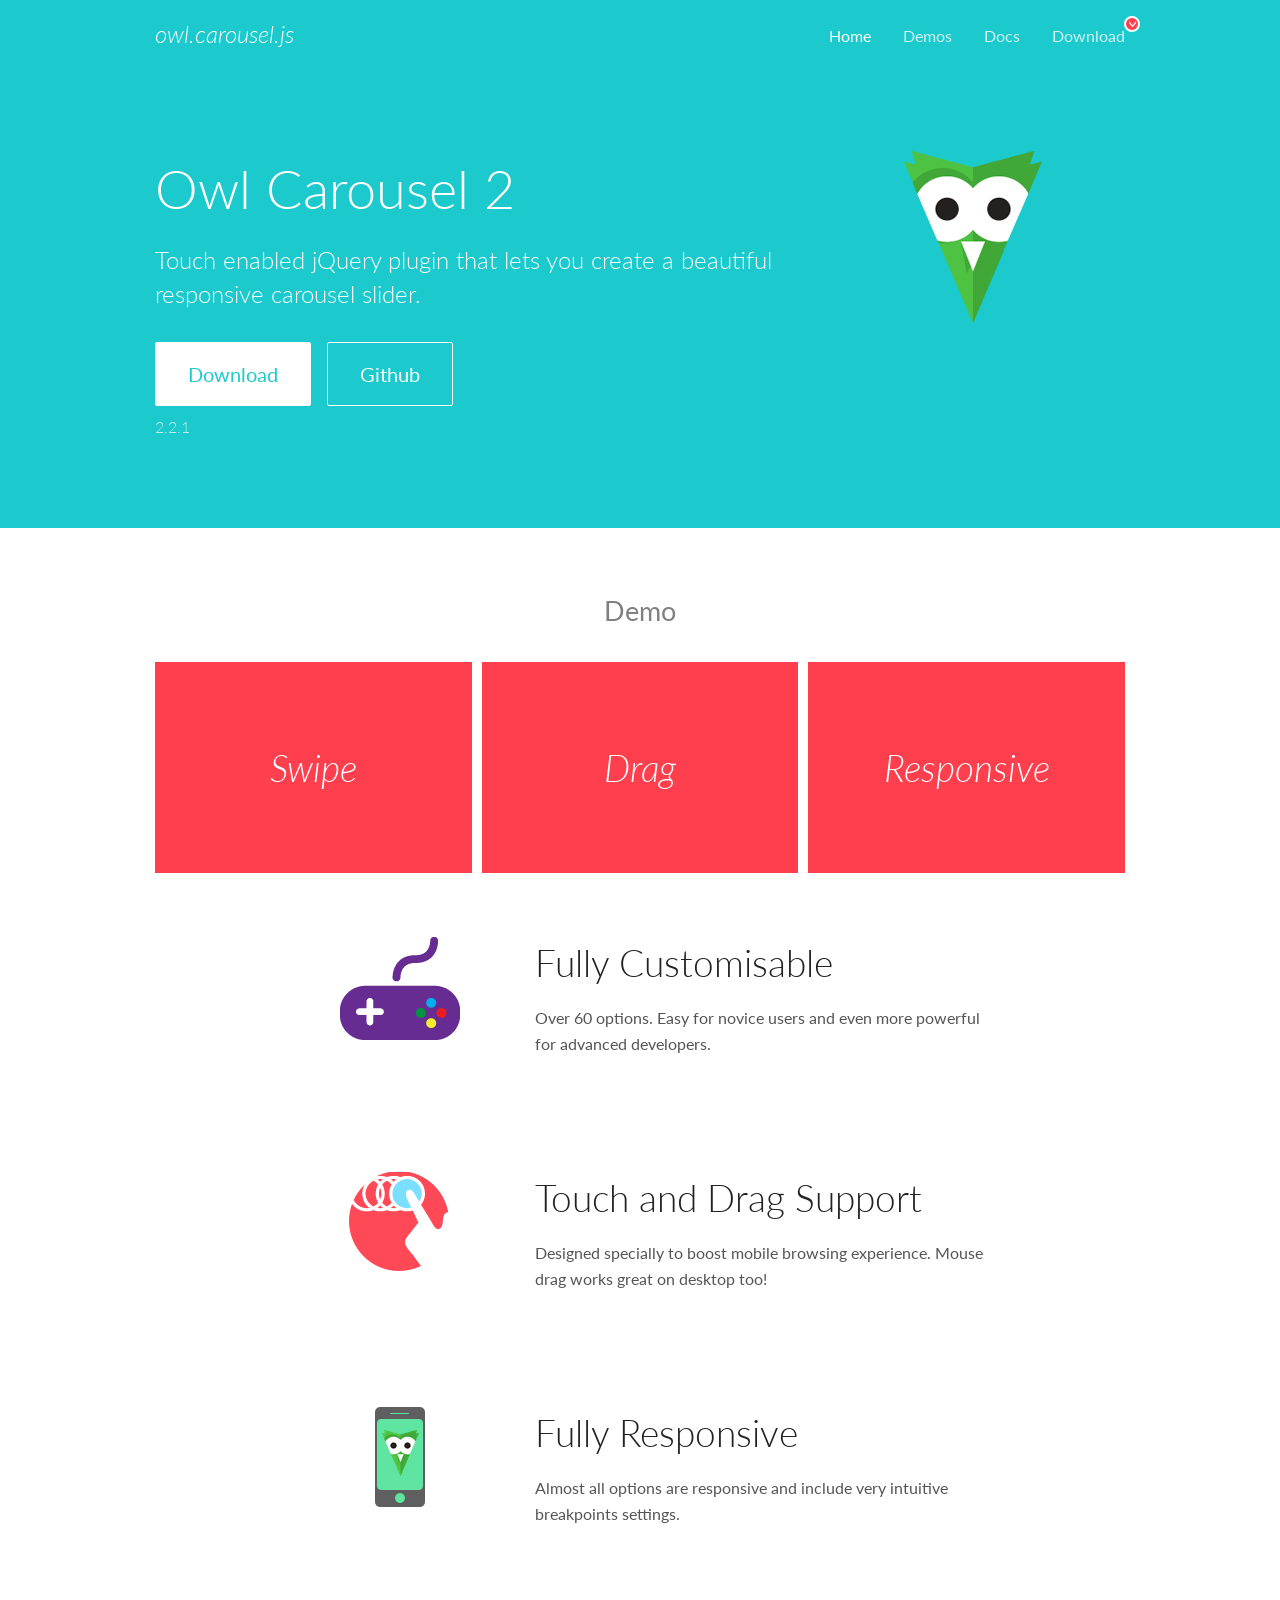
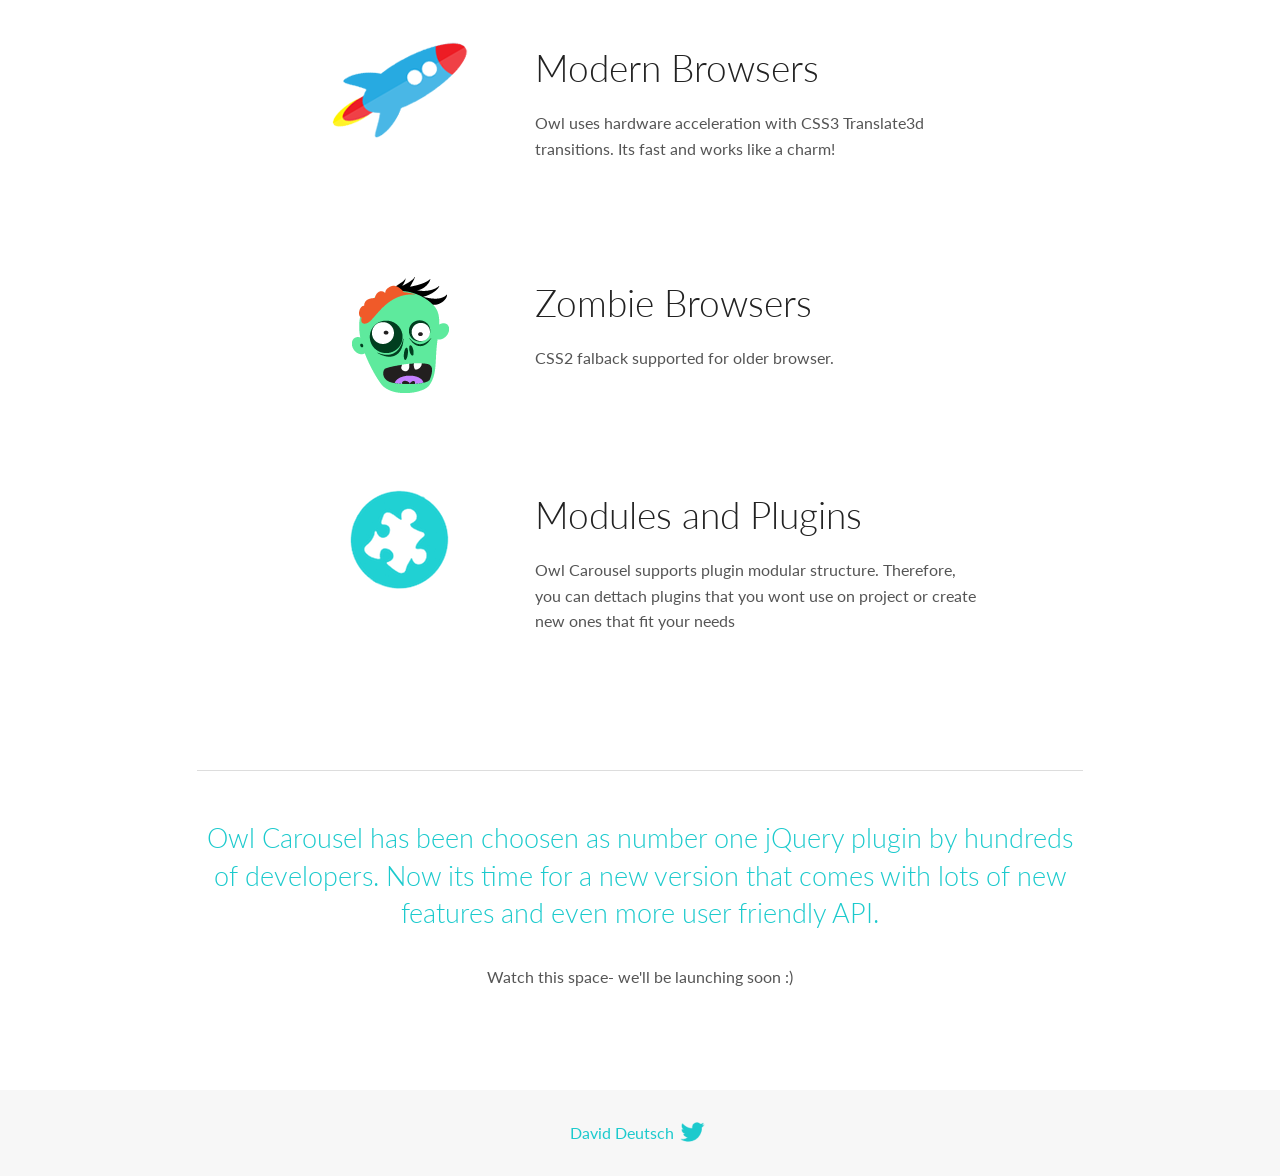
<file: OwlCarousel2-2.2.1/docs/index.html>
<!DOCTYPE html>
<html lang="en">
  <head>

    <!-- head -->
    <meta charset="utf-8">
    <meta name="msapplication-tap-highlight" content="no" />
    <meta name="viewport" content="width=device-width, initial-scale=1.0" />
    <meta name="description" content="Touch enabled jQuery plugin that lets you create beautiful responsive carousel slider.">
    <meta name="author" content="David Deutsch">
    <title>
      Home | Owl Carousel | 2.2.1
    </title>

    <!-- Stylesheets -->
    <link href='https://fonts.googleapis.com/css?family=Lato:300,400,700,400italic,300italic' rel='stylesheet' type='text/css'>
    <link rel="stylesheet" href="assets/css/docs.theme.min.css">

    <!-- Owl Stylesheets -->
    <link rel="stylesheet" href="assets/owlcarousel/assets/owl.carousel.min.css">
    <link rel="stylesheet" href="assets/owlcarousel/assets/owl.theme.default.min.css">

    <!-- HTML5 shim and Respond.js IE8 support of HTML5 elements and media queries -->

    <!--[if lt IE 9]>
      <script src="https://oss.maxcdn.com/libs/html5shiv/3.7.0/html5shiv.js"></script>
      <script src="https://oss.maxcdn.com/libs/respond.js/1.3.0/respond.min.js"></script>
    <![endif]-->

    <!-- Favicons -->
    <link rel="apple-touch-icon-precomposed" sizes="144x144" href="assets/ico/apple-touch-icon-144-precomposed.png">
    <link rel="shortcut icon" href="assets/ico/favicon.png">
    <link rel="shortcut icon" href="favicon.ico">

    <!-- Yeah i know js should not be in header. Its required for demos.-->

    <!-- javascript -->
    <script src="assets/vendors/jquery.min.js"></script>
    <script src="assets/owlcarousel/owl.carousel.js"></script>
  </head>
  <body>

    <!-- header -->
    <header class="header">
      <div class="row">
        <div class="large-12 columns">
          <div class="brand left">
            <h3>
              <a href="/OwlCarousel2/">owl.carousel.js</a> 
            </h3>
          </div>
          <a id="toggle-nav" class="right">
            <span></span> <span></span> <span></span> 
          </a> 
          <div class="nav-bar">
            <ul class="clearfix">
              <li class="active">
                <a href="/OwlCarousel2/index.html">Home</a> 
              </li>
              <li> <a href="/OwlCarousel2/demos/demos.html">Demos</a>  </li>
              <li> <a href="/OwlCarousel2/docs/started-welcome.html">Docs</a>  </li>
              <li>
                <a href="https://github.com/OwlCarousel2/OwlCarousel2/archive/2.2.1.zip">Download</a> 
                <span class="download"></span> 
              </li>
            </ul>
          </div>
        </div>
      </div>
    </header>

    <!-- home panel -->
    <section id="hero">
      <div class="row">
        <div class="large-8 medium-8 columns">
          <h1>Owl Carousel 2</h1>
          <h4>Touch enabled jQuery plugin that lets you create a beautiful responsive carousel slider.</h4>
          <a href="https://github.com/OwlCarousel2/OwlCarousel2/archive/2.2.1.zip" class="hero-button">Download</a> 
          <a href="https://github.com/OwlCarousel2/OwlCarousel2" class="hero-button outline">Github</a> 
          <p>2.2.1</p>
        </div>
        <div class="large-4 medium-4 columns">
          <img class="owl-logo" src="assets/img/owl-logo.png" alt="mr. Owl">
        </div>
      </div>
    </section>

    <!-- body -->
    <div class="home-demo">
      <div class="row">
        <div class="large-12 columns">
          <h3>Demo</h3>
          <div class="owl-carousel">
            <div class="item">
              <h2>Swipe</h2>
            </div>
            <div class="item">
              <h2>Drag</h2>
            </div>
            <div class="item">
              <h2>Responsive</h2>
            </div>
            <div class="item">
              <h2>CSS3</h2>
            </div>
            <div class="item">
              <h2>Fast</h2>
            </div>
            <div class="item">
              <h2>Easy</h2>
            </div>
            <div class="item">
              <h2>Free</h2>
            </div>
            <div class="item">
              <h2>Upgradable</h2>
            </div>
            <div class="item">
              <h2>Tons of options</h2>
            </div>
            <div class="item">
              <h2>Infinity</h2>
            </div>
            <div class="item">
              <h2>Auto Width</h2>
            </div>
          </div>
        </div>
      </div>
    </div>
    <script>
      var owl = $('.owl-carousel');
      owl.owlCarousel({
        margin: 10,
        loop: true,
        responsive: {
          0: {
            items: 1
          },
          600: {
            items: 2
          },
          1000: {
            items: 3
          }
        }
      })
    </script>

    <!-- features -->
    <div id="features">
      <div class="row">
        <div class="small-12 medium-9 small-centered columns">
          <section class="row feature">
            <div class="medium-4 small-12 columns">
              <img src="assets/img/feature-options.png" alt="">
            </div>
            <div class="medium-8 small-12 columns">
              <h2>Fully Customisable</h2>
              <p>Over 60 options. Easy for novice users and even more powerful for advanced developers.</p>
            </div>
          </section>
          <section class="row feature">
            <div class="medium-4 small-12 columns">
              <img src="assets/img/feature-drag.png" alt="">
            </div>
            <div class="medium-8 small-12 columns">
              <h2>Touch and Drag Support</h2>
              <p>Designed specially to boost mobile browsing experience. Mouse drag works great on desktop too!</p>
            </div>
          </section>
          <section class="row feature">
            <div class="medium-4 small-12 columns">
              <img src="assets/img/feature-responsive.png" alt="">
            </div>
            <div class="medium-8 small-12 columns">
              <h2>Fully Responsive</h2>
              <p>Almost all options are responsive and include very intuitive breakpoints settings.</p>
            </div>
          </section>
          <section class="row feature">
            <div class="medium-4 small-12 columns">
              <img src="assets/img/feature-modern.png" alt="">
            </div>
            <div class="medium-8 small-12 columns">
              <h2>Modern Browsers</h2>
              <p>Owl uses hardware acceleration with CSS3 Translate3d transitions. Its fast and works like a charm! </p>
            </div>
          </section>
          <section class="row feature">
            <div class="medium-4 small-12 columns">
              <img src="assets/img/feature-zombie.png" alt="">
            </div>
            <div class="medium-8 small-12 columns">
              <h2>Zombie Browsers</h2>
              <p>CSS2 falback supported for older browser.</p>
            </div>
          </section>
          <section class="row feature">
            <div class="medium-4 small-12 columns">
              <img src="assets/img/feature-module.png" alt="">
            </div>
            <div class="medium-8 small-12 columns">
              <h2>Modules and Plugins</h2>
              <p>Owl Carousel supports plugin modular structure. Therefore, you can dettach plugins that you wont use on project or create new ones that fit your needs</p>
            </div>
          </section>
        </div>
      </div>
    </div>

    <!-- footer -->
    <section id="teaser-text">
      <div class="row">
        <div class="small-12 medium-11 small-centered columns">
          <hr>
          <h3 id="owl-carousel-has-been-choosen-as-number-one-jquery-plugin-by-hundreds-of-developers-now-its-time-for-a-new-version-that-comes-with-lots-of-new-features-and-even-more-user-friendly-api-">Owl Carousel has been choosen as number one jQuery plugin by hundreds of developers. Now its time for a new version that comes with lots of new features and even more user friendly API.</h3>
          <p>Watch this space- we&#39;ll be launching soon :)</p>
        </div>
      </div>
    </section>

    <!-- footer -->
    <footer class="footer">
      <div class="row">
        <div class="large-12 columns">
          <h5>
            <a href="/OwlCarousel2/docs/support-contact.html">David Deutsch</a> 
            <a id="custom-tweet-button" href="https://twitter.com/share?url=https://github.com/OwlCarousel2/OwlCarousel2&text=Owl Carousel - This is so awesome! " target="_blank"></a> 
          </h5>
        </div>
      </div>
    </footer>

    <!-- vendors -->
    <script src="assets/vendors/highlight.js"></script>
    <script src="assets/js/app.js"></script>
  </body>
</html>
</file>
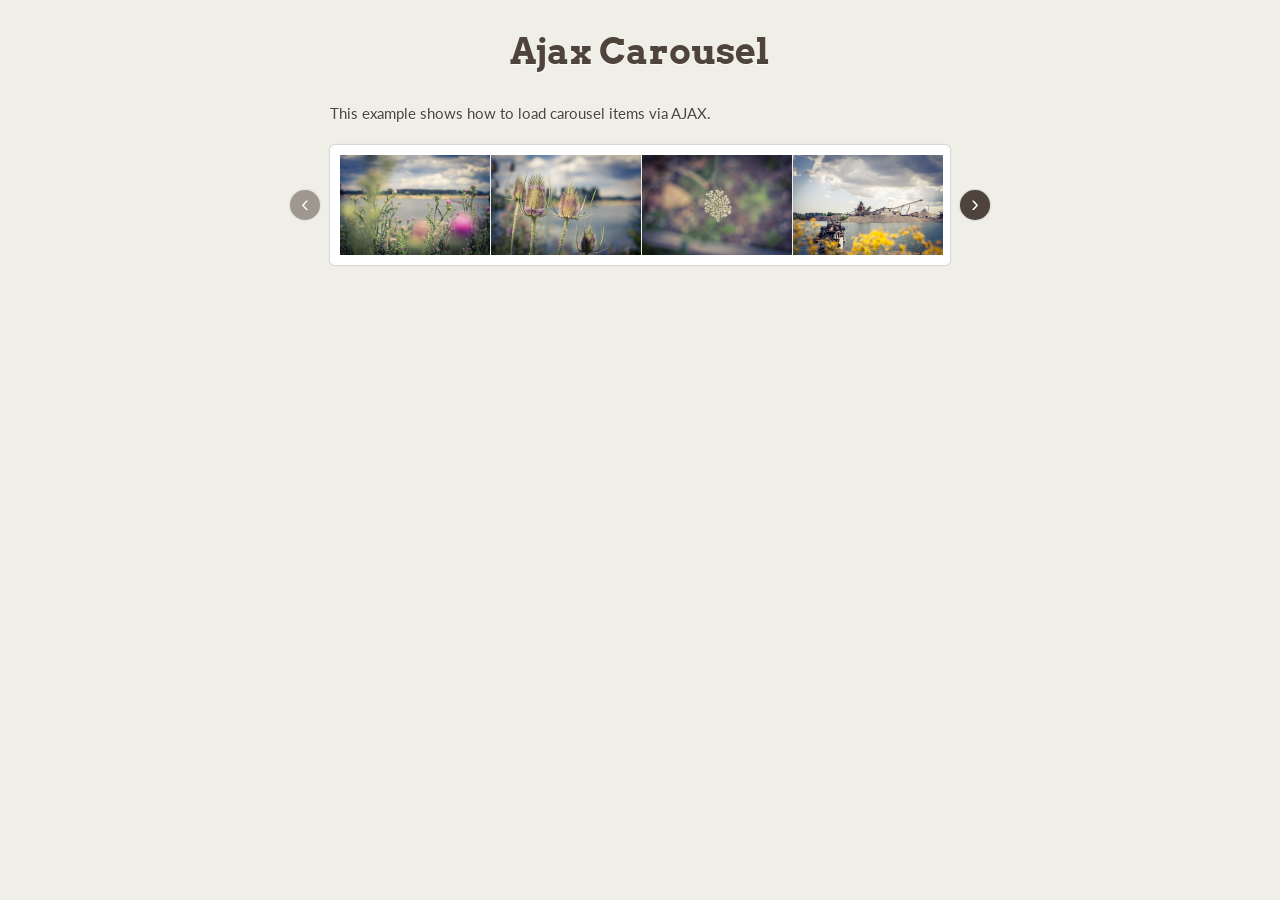
<file: pluginOwl/examples/ajax/index.html>
<!doctype html>
<html lang="en">
    <head>
        <meta charset="utf-8">
        <title>Ajax Carousel - jCarousel Examples</title>

        <!-- Shared assets -->
        <link rel="stylesheet" type="text/css" href="../_shared/css/style.css">

        <!-- Example assets -->
        <link rel="stylesheet" type="text/css" href="jcarousel.ajax.css">

        <script type="text/javascript" src="../../libs/jquery/jquery.js"></script>
        <script type="text/javascript" src="../../dist/jquery.jcarousel.min.js"></script>

        <script type="text/javascript" src="jcarousel.ajax.js"></script>

    </head>
    <body>

        <div class="wrapper">
            <h1>Ajax Carousel</h1>
            

            <p>This example shows how to load carousel items via AJAX.</p>

            <div class="jcarousel-wrapper">
                <div class="jcarousel">
                    <div class="loading">Loading carousel items...</div>
                </div>

                <a href="#" class="jcarousel-control-prev">&lsaquo;</a>
                <a href="#" class="jcarousel-control-next">&rsaquo;</a>
            </div>
        </div>

    </body>
</html>
</file>
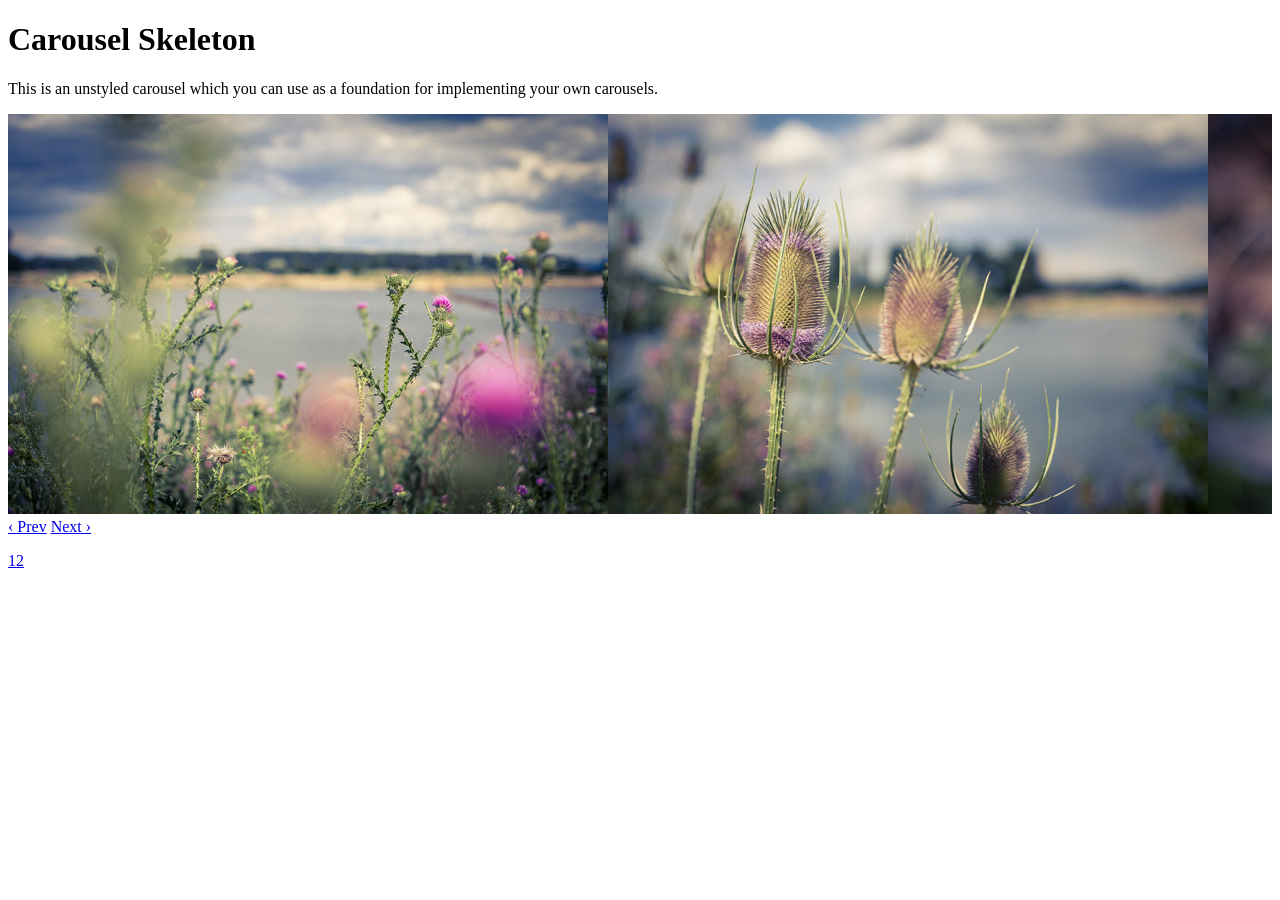
<file: pluginOwl/examples/skeleton/index.html>
<!doctype html>
<html lang="en">
    <head>
        <meta charset="utf-8">
        <title>Carousel Skeleton - jCarousel Examples</title>

        <!-- Example assets -->
        <link rel="stylesheet" type="text/css" href="jcarousel.skeleton.css">

        <script type="text/javascript" src="../../libs/jquery/jquery.js"></script>
        <script type="text/javascript" src="../../dist/jquery.jcarousel.min.js"></script>

        <script type="text/javascript" src="jcarousel.skeleton.js"></script>

    </head>
    <body>

        <div class="wrapper">
            <h1>Carousel Skeleton</h1>

            <p>This is an unstyled carousel which you can use as a foundation for implementing your own carousels.</p>

            <!--
            Mutual wrapper, encloses the carousel and the plugin elements to
            enable auto-detection of the carousel for the plugins.
            -->
            <div class="jcarousel-wrapper">

                <!-- Carousel -->
                <div class="jcarousel">
                    <ul>
                        <li><img src="../_shared/img/img1.jpg" width="600" height="400" alt=""></li>
                        <li><img src="../_shared/img/img2.jpg" width="600" height="400" alt=""></li>
                        <li><img src="../_shared/img/img3.jpg" width="600" height="400" alt=""></li>
                        <li><img src="../_shared/img/img4.jpg" width="600" height="400" alt=""></li>
                        <li><img src="../_shared/img/img5.jpg" width="600" height="400" alt=""></li>
                        <li><img src="../_shared/img/img6.jpg" width="600" height="400" alt=""></li>
                    </ul>
                </div>

                <!-- Prev/next controls -->
                <a href="#" class="jcarousel-control-prev">&lsaquo; Prev</a>
                <a href="#" class="jcarousel-control-next">Next &rsaquo;</a>

                <!-- Pagination -->
                <p class="jcarousel-pagination">
                    <!-- Pagination items will be generated in here -->
                </p>

            </div>

        </div>

    </body>
</html>
</file>
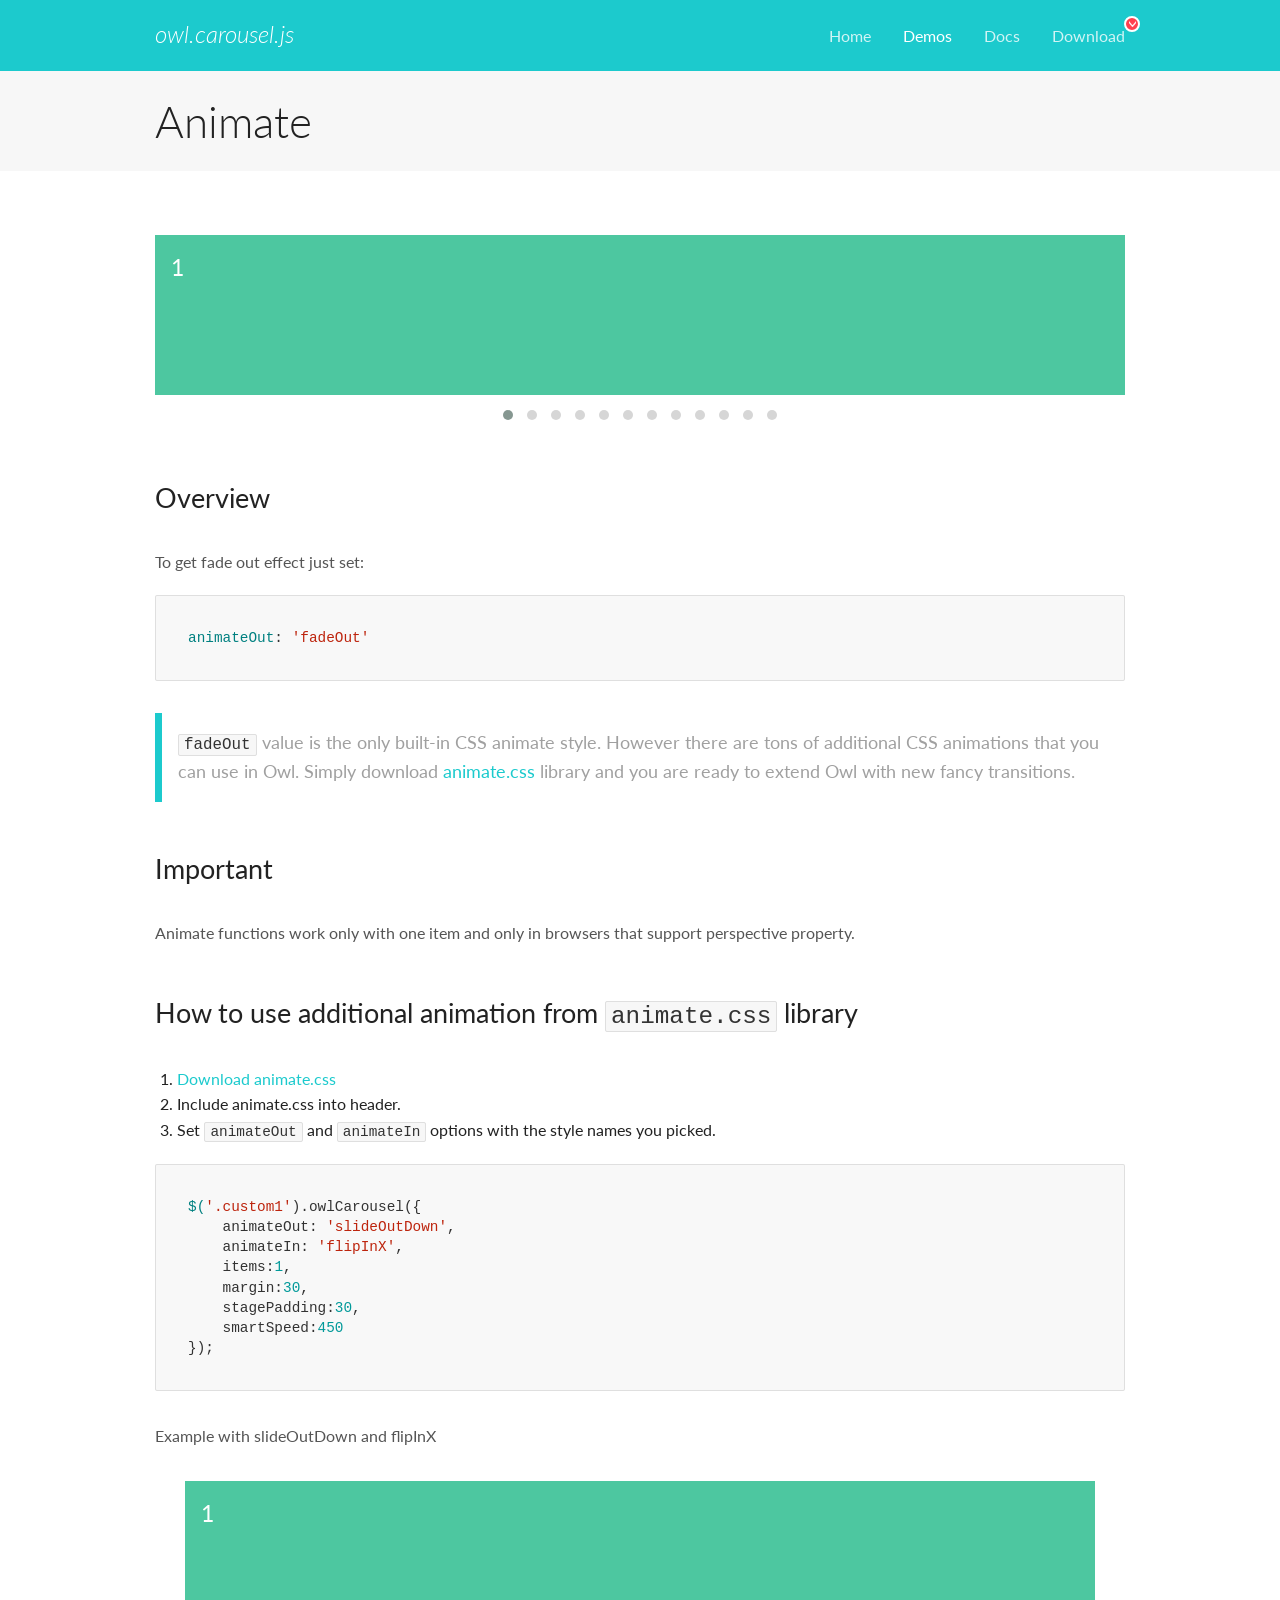
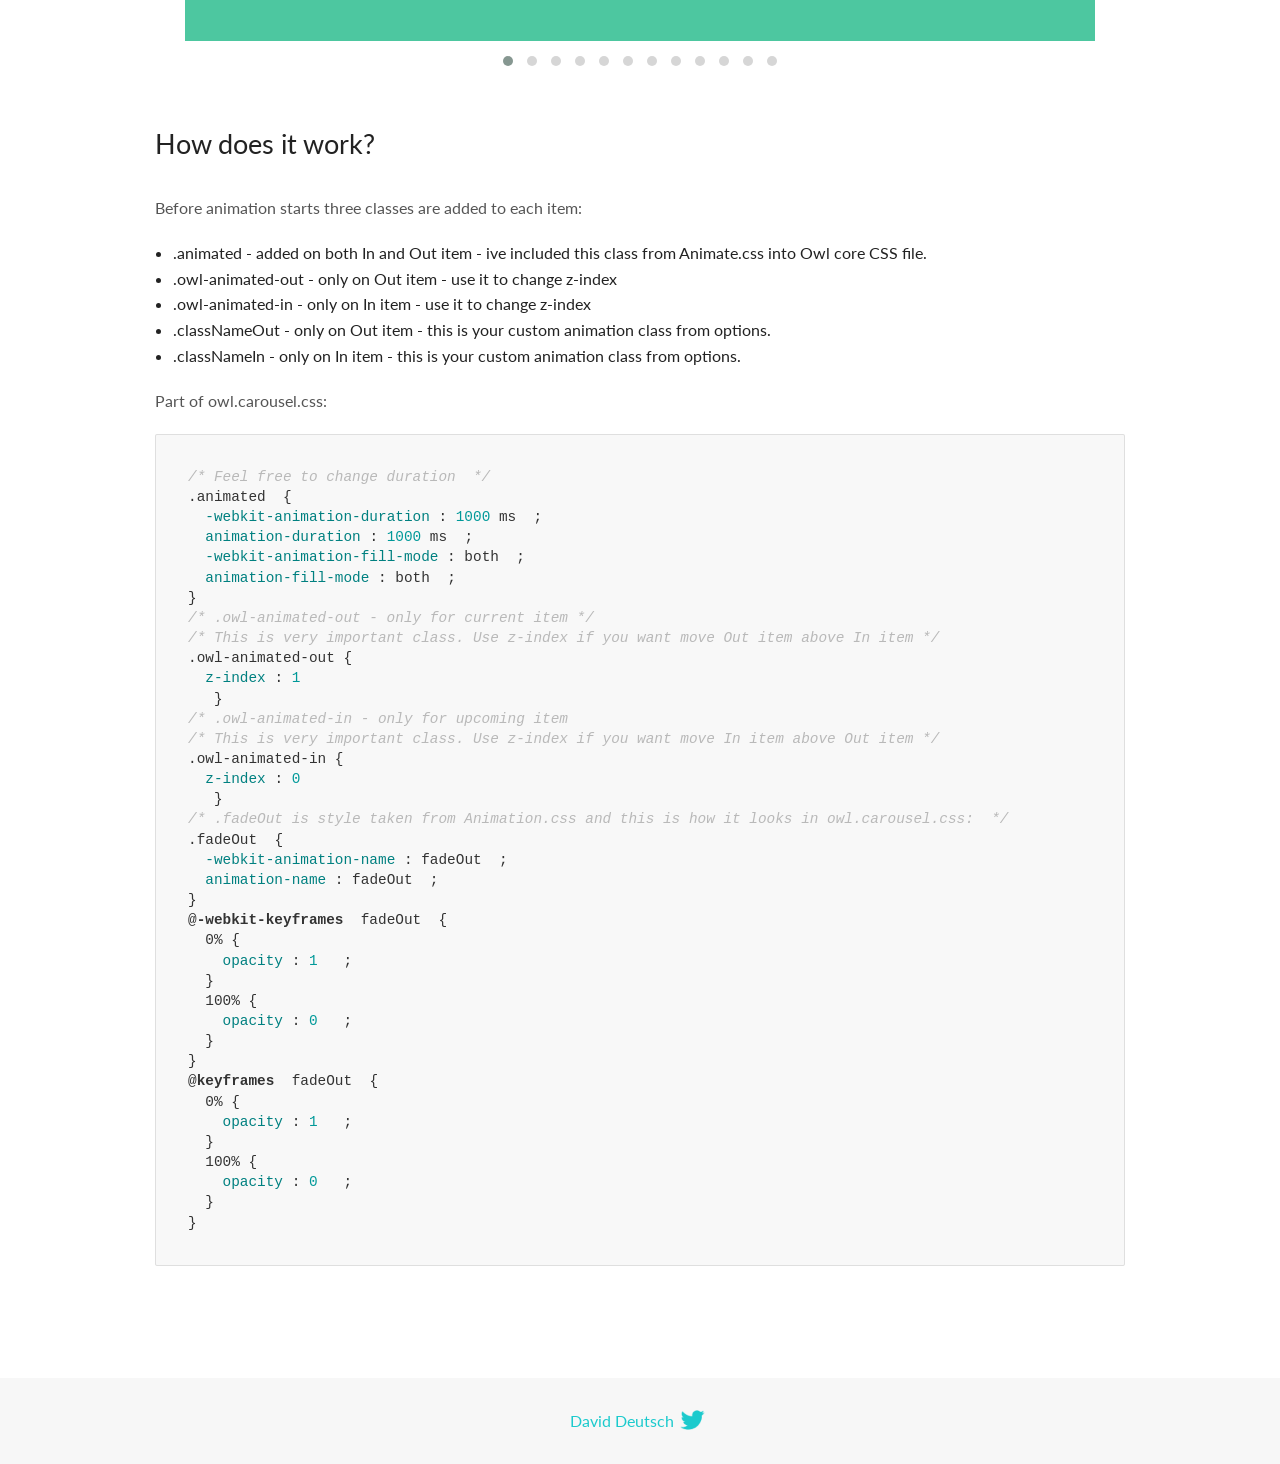
<file: OwlCarousel2-2.2.1/docs/demos/animate.html>
<!DOCTYPE html>
<html lang="en">
  <head>

    <!-- head -->
    <meta charset="utf-8">
    <meta name="msapplication-tap-highlight" content="no" />
    <meta name="viewport" content="width=device-width, initial-scale=1.0" />
    <meta name="description" content="Animate carousel">
    <meta name="author" content="David Deutsch">
    <title>
      Animate Demo | Owl Carousel | 2.2.1
    </title>

    <!-- Stylesheets -->
    <link href='https://fonts.googleapis.com/css?family=Lato:300,400,700,400italic,300italic' rel='stylesheet' type='text/css'>
    <link rel="stylesheet" href="../assets/css/docs.theme.min.css">

    <!-- Owl Stylesheets -->
    <link rel="stylesheet" href="../assets/owlcarousel/assets/owl.carousel.min.css">
    <link rel="stylesheet" href="../assets/owlcarousel/assets/owl.theme.default.min.css">

    <!-- HTML5 shim and Respond.js IE8 support of HTML5 elements and media queries -->

    <!--[if lt IE 9]>
      <script src="https://oss.maxcdn.com/libs/html5shiv/3.7.0/html5shiv.js"></script>
      <script src="https://oss.maxcdn.com/libs/respond.js/1.3.0/respond.min.js"></script>
    <![endif]-->

    <!-- Favicons -->
    <link rel="apple-touch-icon-precomposed" sizes="144x144" href="../assets/ico/apple-touch-icon-144-precomposed.png">
    <link rel="shortcut icon" href="../assets/ico/favicon.png">
    <link rel="shortcut icon" href="favicon.ico">

    <!-- Yeah i know js should not be in header. Its required for demos.-->

    <!-- javascript -->
    <script src="../assets/vendors/jquery.min.js"></script>
    <script src="../assets/owlcarousel/owl.carousel.js"></script>
  </head>
  <body>

    <!-- header -->
    <header class="header">
      <div class="row">
        <div class="large-12 columns">
          <div class="brand left">
            <h3>
              <a href="/OwlCarousel2/">owl.carousel.js</a> 
            </h3>
          </div>
          <a id="toggle-nav" class="right">
            <span></span> <span></span> <span></span> 
          </a> 
          <div class="nav-bar">
            <ul class="clearfix">
              <li> <a href="/OwlCarousel2/index.html">Home</a>  </li>
              <li class="active">
                <a href="/OwlCarousel2/demos/demos.html">Demos</a> 
              </li>
              <li> <a href="/OwlCarousel2/docs/started-welcome.html">Docs</a>  </li>
              <li>
                <a href="https://github.com/OwlCarousel2/OwlCarousel2/archive/2.2.1.zip">Download</a> 
                <span class="download"></span> 
              </li>
            </ul>
          </div>
        </div>
      </div>
    </header>

    <!-- title -->
    <section class="title">
      <div class="row">
        <div class="large-12 columns">
          <h1>Animate</h1>
        </div>
      </div>
    </section>

    <!--  Demos -->
    <section id="demos">
      <div class="row">
        <div class="large-12 columns">
          <div class="fadeOut owl-carousel owl-theme">
            <div class="item">
              <h4>1</h4>
            </div>
            <div class="item">
              <h4>2</h4>
            </div>
            <div class="item">
              <h4>3</h4>
            </div>
            <div class="item">
              <h4>4</h4>
            </div>
            <div class="item">
              <h4>5</h4>
            </div>
            <div class="item">
              <h4>6</h4>
            </div>
            <div class="item">
              <h4>7</h4>
            </div>
            <div class="item">
              <h4>8</h4>
            </div>
            <div class="item">
              <h4>9</h4>
            </div>
            <div class="item">
              <h4>10</h4>
            </div>
            <div class="item">
              <h4>11</h4>
            </div>
            <div class="item">
              <h4>12</h4>
            </div>
          </div>
          <h3 id="overview">Overview</h3>
          <p>To get fade out effect just set:</p>
          <pre><code>animateOut: &#39;fadeOut&#39;</code></pre>
          <blockquote>
            <p><code>fadeOut</code> value is the only built-in CSS animate style. However there are tons of additional CSS animations that you can use in Owl. Simply download
              <a href="https://daneden.github.io/animate.css/">animate.css</a>  library and you are ready to extend Owl with new fancy transitions.</p>
          </blockquote>
          <h3 id="important">Important</h3>
          <p>Animate functions work only with one item and only in browsers that support perspective property.</p>
          <h3 id="how-to-use-additional-animation-from-animate-css-library">How to use additional animation from <code>animate.css</code> library</h3>
          <ol>
            <li> <a href="https://daneden.github.io/animate.css/">Download animate.css</a>  </li>
            <li>Include animate.css into header.</li>
            <li>Set <code>animateOut</code> and <code>animateIn</code> options with the style names you picked.</li>
          </ol>
          <pre><code>$(&#39;.custom1&#39;).owlCarousel({
    animateOut: &#39;slideOutDown&#39;,
    animateIn: &#39;flipInX&#39;,
    items:1,
    margin:30,
    stagePadding:30,
    smartSpeed:450
});</code></pre>
          <p>Example with slideOutDown and flipInX</p>
          <div class="custom1 owl-carousel owl-theme">
            <div class="item">
              <h4>1</h4>
            </div>
            <div class="item">
              <h4>2</h4>
            </div>
            <div class="item">
              <h4>3</h4>
            </div>
            <div class="item">
              <h4>4</h4>
            </div>
            <div class="item">
              <h4>5</h4>
            </div>
            <div class="item">
              <h4>6</h4>
            </div>
            <div class="item">
              <h4>7</h4>
            </div>
            <div class="item">
              <h4>8</h4>
            </div>
            <div class="item">
              <h4>9</h4>
            </div>
            <div class="item">
              <h4>10</h4>
            </div>
            <div class="item">
              <h4>11</h4>
            </div>
            <div class="item">
              <h4>12</h4>
            </div>
          </div>
          <h3 id="how-does-it-work-">How does it work?</h3>
          <p>Before animation starts three classes are added to each item:</p>
          <ul>
            <li>.animated - added on both In and Out item - ive included this class from Animate.css into Owl core CSS file.</li>
            <li>.owl-animated-out - only on Out item - use it to change z-index</li>
            <li>.owl-animated-in - only on In item - use it to change z-index</li>
            <li>.classNameOut - only on Out item - this is your custom animation class from options.</li>
            <li>.classNameIn - only on In item - this is your custom animation class from options.</li>
          </ul>
          <p>Part of owl.carousel.css:</p>
          <pre><code class="language-css"><span class="comment">/* Feel free to change duration  */</span> 
<span class="class">.animated</span>  <span class="rules">{
  <span class="rule"><span class="attribute">-webkit-animation-duration</span> :<span class="value"> <span class="number">1000</span> ms</span> </span> ;
  <span class="rule"><span class="attribute">animation-duration</span> :<span class="value"> <span class="number">1000</span> ms</span> </span> ;
  <span class="rule"><span class="attribute">-webkit-animation-fill-mode</span> :<span class="value"> both</span> </span> ;
  <span class="rule"><span class="attribute">animation-fill-mode</span> :<span class="value"> both</span> </span> ;
<span class="rule">}</span> </span> 
<span class="comment">/* .owl-animated-out - only for current item */</span> 
<span class="comment">/* This is very important class. Use z-index if you want move Out item above In item */</span> 
<span class="class">.owl-animated-out</span> <span class="rules">{
  <span class="rule"><span class="attribute">z-index</span> :<span class="value"> <span class="number">1</span> 
</span> </span> </span> }
<span class="comment">/* .owl-animated-in - only for upcoming item
/* This is very important class. Use z-index if you want move In item above Out item */</span> 
<span class="class">.owl-animated-in</span> <span class="rules">{
  <span class="rule"><span class="attribute">z-index</span> :<span class="value"> <span class="number">0</span> 
</span> </span> </span> }
<span class="comment">/* .fadeOut is style taken from Animation.css and this is how it looks in owl.carousel.css:  */</span> 
<span class="class">.fadeOut</span>  <span class="rules">{
  <span class="rule"><span class="attribute">-webkit-animation-name</span> :<span class="value"> fadeOut</span> </span> ;
  <span class="rule"><span class="attribute">animation-name</span> :<span class="value"> fadeOut</span> </span> ;
<span class="rule">}</span> </span> 
<span class="at_rule">@<span class="keyword">-webkit-keyframes</span>  fadeOut </span> {
  0% <span class="rules">{
    <span class="rule"><span class="attribute">opacity</span> :<span class="value"> <span class="number">1</span> </span> </span> ;
  <span class="rule">}</span> </span> 
  100% <span class="rules">{
    <span class="rule"><span class="attribute">opacity</span> :<span class="value"> <span class="number">0</span> </span> </span> ;
  <span class="rule">}</span> </span> 
}
<span class="at_rule">@<span class="keyword">keyframes</span>  fadeOut </span> {
  0% <span class="rules">{
    <span class="rule"><span class="attribute">opacity</span> :<span class="value"> <span class="number">1</span> </span> </span> ;
  <span class="rule">}</span> </span> 
  100% <span class="rules">{
    <span class="rule"><span class="attribute">opacity</span> :<span class="value"> <span class="number">0</span> </span> </span> ;
  <span class="rule">}</span> </span> 
}</code></pre>
          <link rel="stylesheet" href="../assets/css/animate.css">
          <script>
            jQuery(document).ready(function($) {
              $('.fadeOut').owlCarousel({
                items: 1,
                animateOut: 'fadeOut',
                loop: true,
                margin: 10,
              });
              $('.custom1').owlCarousel({
                animateOut: 'slideOutDown',
                animateIn: 'flipInX',
                items: 1,
                margin: 30,
                stagePadding: 30,
                smartSpeed: 450
              });
            });
          </script>
        </div>
      </div>
    </section>

    <!-- footer -->
    <footer class="footer">
      <div class="row">
        <div class="large-12 columns">
          <h5>
            <a href="/OwlCarousel2/docs/support-contact.html">David Deutsch</a> 
            <a id="custom-tweet-button" href="https://twitter.com/share?url=https://github.com/OwlCarousel2/OwlCarousel2&text=Owl Carousel - This is so awesome! " target="_blank"></a> 
          </h5>
        </div>
      </div>
    </footer>

    <!-- vendors -->
    <script src="../assets/vendors/highlight.js"></script>
    <script src="../assets/js/app.js"></script>
  </body>
</html>
</file>
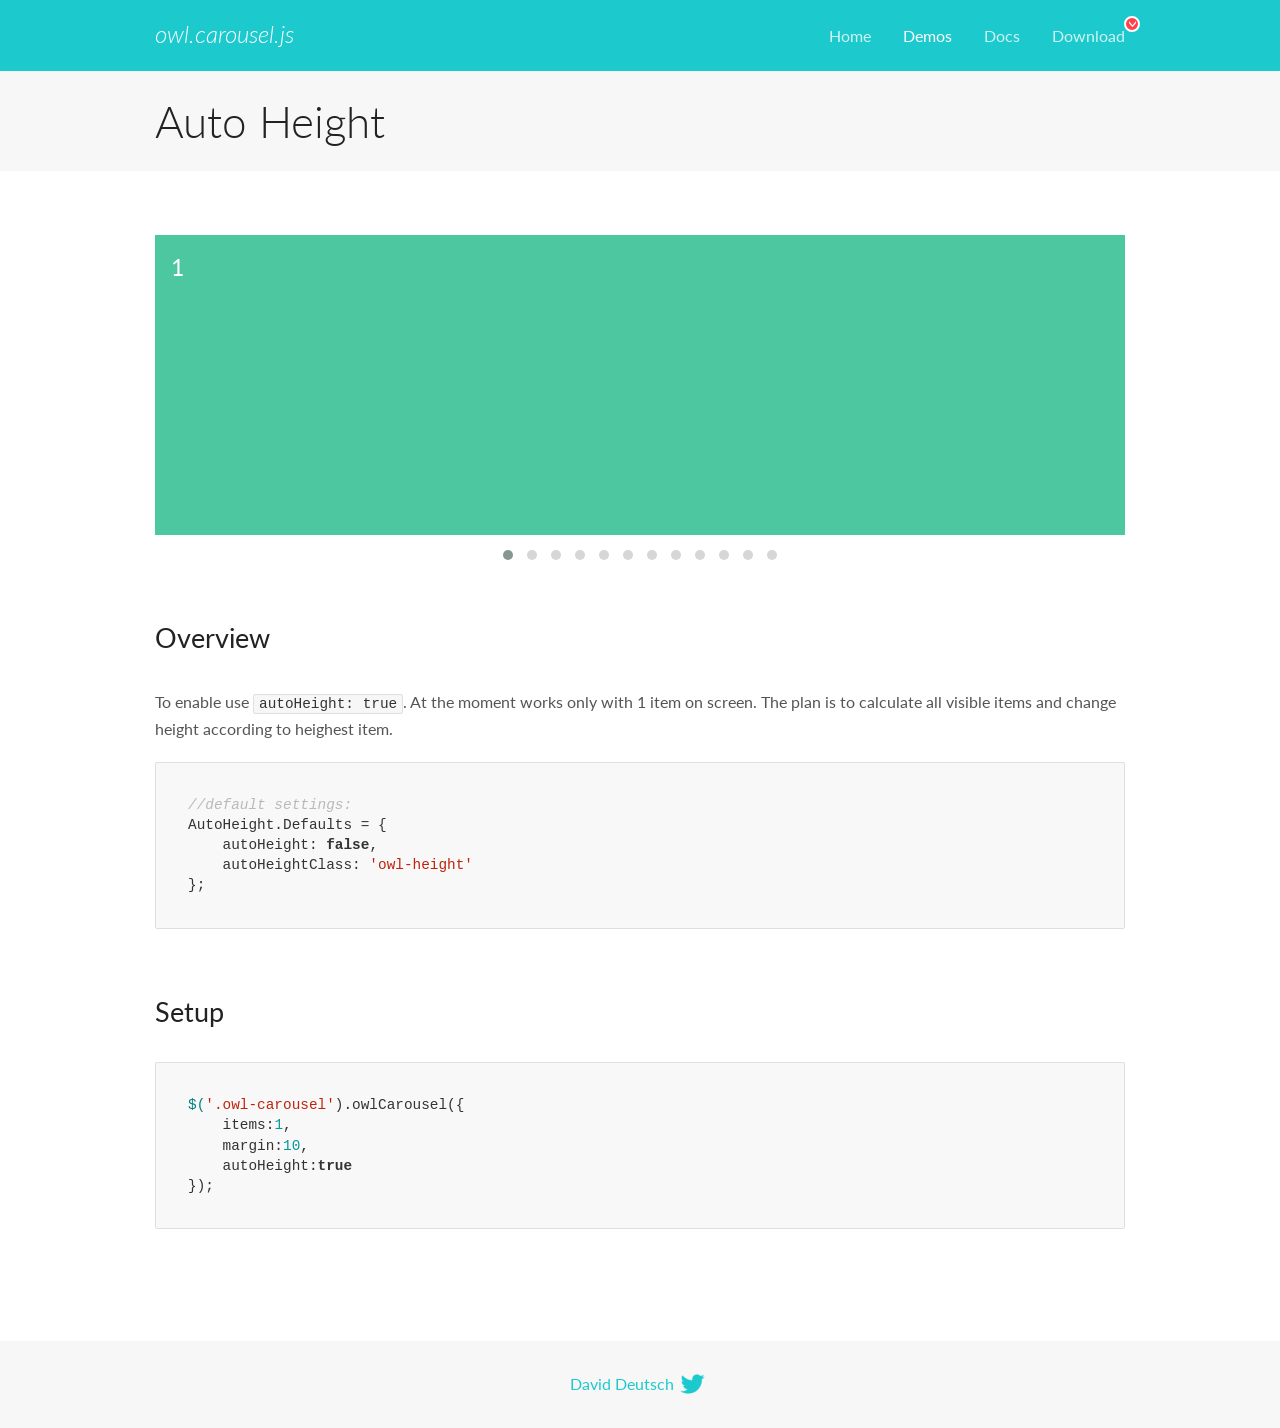
<file: OwlCarousel2-2.2.1/docs/demos/autoheight.html>
<!DOCTYPE html>
<html lang="en">
  <head>

    <!-- head -->
    <meta charset="utf-8">
    <meta name="msapplication-tap-highlight" content="no" />
    <meta name="viewport" content="width=device-width, initial-scale=1.0" />
    <meta name="description" content="autoHeight usage demo">
    <meta name="author" content="David Deutsch">
    <title>
      Auto Height Demo | Owl Carousel | 2.2.1
    </title>

    <!-- Stylesheets -->
    <link href='https://fonts.googleapis.com/css?family=Lato:300,400,700,400italic,300italic' rel='stylesheet' type='text/css'>
    <link rel="stylesheet" href="../assets/css/docs.theme.min.css">

    <!-- Owl Stylesheets -->
    <link rel="stylesheet" href="../assets/owlcarousel/assets/owl.carousel.min.css">
    <link rel="stylesheet" href="../assets/owlcarousel/assets/owl.theme.default.min.css">

    <!-- HTML5 shim and Respond.js IE8 support of HTML5 elements and media queries -->

    <!--[if lt IE 9]>
      <script src="https://oss.maxcdn.com/libs/html5shiv/3.7.0/html5shiv.js"></script>
      <script src="https://oss.maxcdn.com/libs/respond.js/1.3.0/respond.min.js"></script>
    <![endif]-->

    <!-- Favicons -->
    <link rel="apple-touch-icon-precomposed" sizes="144x144" href="../assets/ico/apple-touch-icon-144-precomposed.png">
    <link rel="shortcut icon" href="../assets/ico/favicon.png">
    <link rel="shortcut icon" href="favicon.ico">

    <!-- Yeah i know js should not be in header. Its required for demos.-->

    <!-- javascript -->
    <script src="../assets/vendors/jquery.min.js"></script>
    <script src="../assets/owlcarousel/owl.carousel.js"></script>
  </head>
  <body>

    <!-- header -->
    <header class="header">
      <div class="row">
        <div class="large-12 columns">
          <div class="brand left">
            <h3>
              <a href="/OwlCarousel2/">owl.carousel.js</a> 
            </h3>
          </div>
          <a id="toggle-nav" class="right">
            <span></span> <span></span> <span></span> 
          </a> 
          <div class="nav-bar">
            <ul class="clearfix">
              <li> <a href="/OwlCarousel2/index.html">Home</a>  </li>
              <li class="active">
                <a href="/OwlCarousel2/demos/demos.html">Demos</a> 
              </li>
              <li> <a href="/OwlCarousel2/docs/started-welcome.html">Docs</a>  </li>
              <li>
                <a href="https://github.com/OwlCarousel2/OwlCarousel2/archive/2.2.1.zip">Download</a> 
                <span class="download"></span> 
              </li>
            </ul>
          </div>
        </div>
      </div>
    </header>

    <!-- title -->
    <section class="title">
      <div class="row">
        <div class="large-12 columns">
          <h1>Auto Height</h1>
        </div>
      </div>
    </section>

    <!--  Demos -->
    <section id="demos">
      <div class="row">
        <div class="large-12 columns">
          <div class="owl-carousel owl-theme">
            <div class="item" style="height:300px">
              <h4>1</h4>
            </div>
            <div class="item" style="height:100px">
              <h4>2</h4>
            </div>
            <div class="item" style="height:500px">
              <h4>3</h4>
            </div>
            <div class="item" style="height:250px">
              <h4>4</h4>
            </div>
            <div class="item" style="height:400px">
              <h4>5</h4>
            </div>
            <div class="item" style="height:500px">
              <h4>6</h4>
            </div>
            <div class="item" style="height:600px">
              <h4>7</h4>
            </div>
            <div class="item" style="height:400px">
              <h4>8</h4>
            </div>
            <div class="item" style="height:300px">
              <h4>9</h4>
            </div>
            <div class="item" style="height:350px">
              <h4>10</h4>
            </div>
            <div class="item" style="height:200px">
              <h4>11</h4>
            </div>
            <div class="item" style="height:150px">
              <h4>12</h4>
            </div>
          </div>
          <h3 id="overview">Overview</h3>
          <p>To enable use <code>autoHeight: true</code>. At the moment works only with 1 item on screen. The plan is to calculate all visible items and change height according to heighest item.</p>
          <pre><code>//default settings:
AutoHeight.Defaults = {
    autoHeight: false,
    autoHeightClass: &#39;owl-height&#39;
};</code></pre>
          <h3 id="setup">Setup</h3>
          <pre><code>$(&#39;.owl-carousel&#39;).owlCarousel({
    items:1,
    margin:10,
    autoHeight:true
});</code></pre>
          <script>
            $(document).ready(function() {
              $('.owl-carousel').owlCarousel({
                items: 1,
                margin: 10,
                autoHeight: true
              });
            })
          </script>
        </div>
      </div>
    </section>

    <!-- footer -->
    <footer class="footer">
      <div class="row">
        <div class="large-12 columns">
          <h5>
            <a href="/OwlCarousel2/docs/support-contact.html">David Deutsch</a> 
            <a id="custom-tweet-button" href="https://twitter.com/share?url=https://github.com/OwlCarousel2/OwlCarousel2&text=Owl Carousel - This is so awesome! " target="_blank"></a> 
          </h5>
        </div>
      </div>
    </footer>

    <!-- vendors -->
    <script src="../assets/vendors/highlight.js"></script>
    <script src="../assets/js/app.js"></script>
  </body>
</html>
</file>
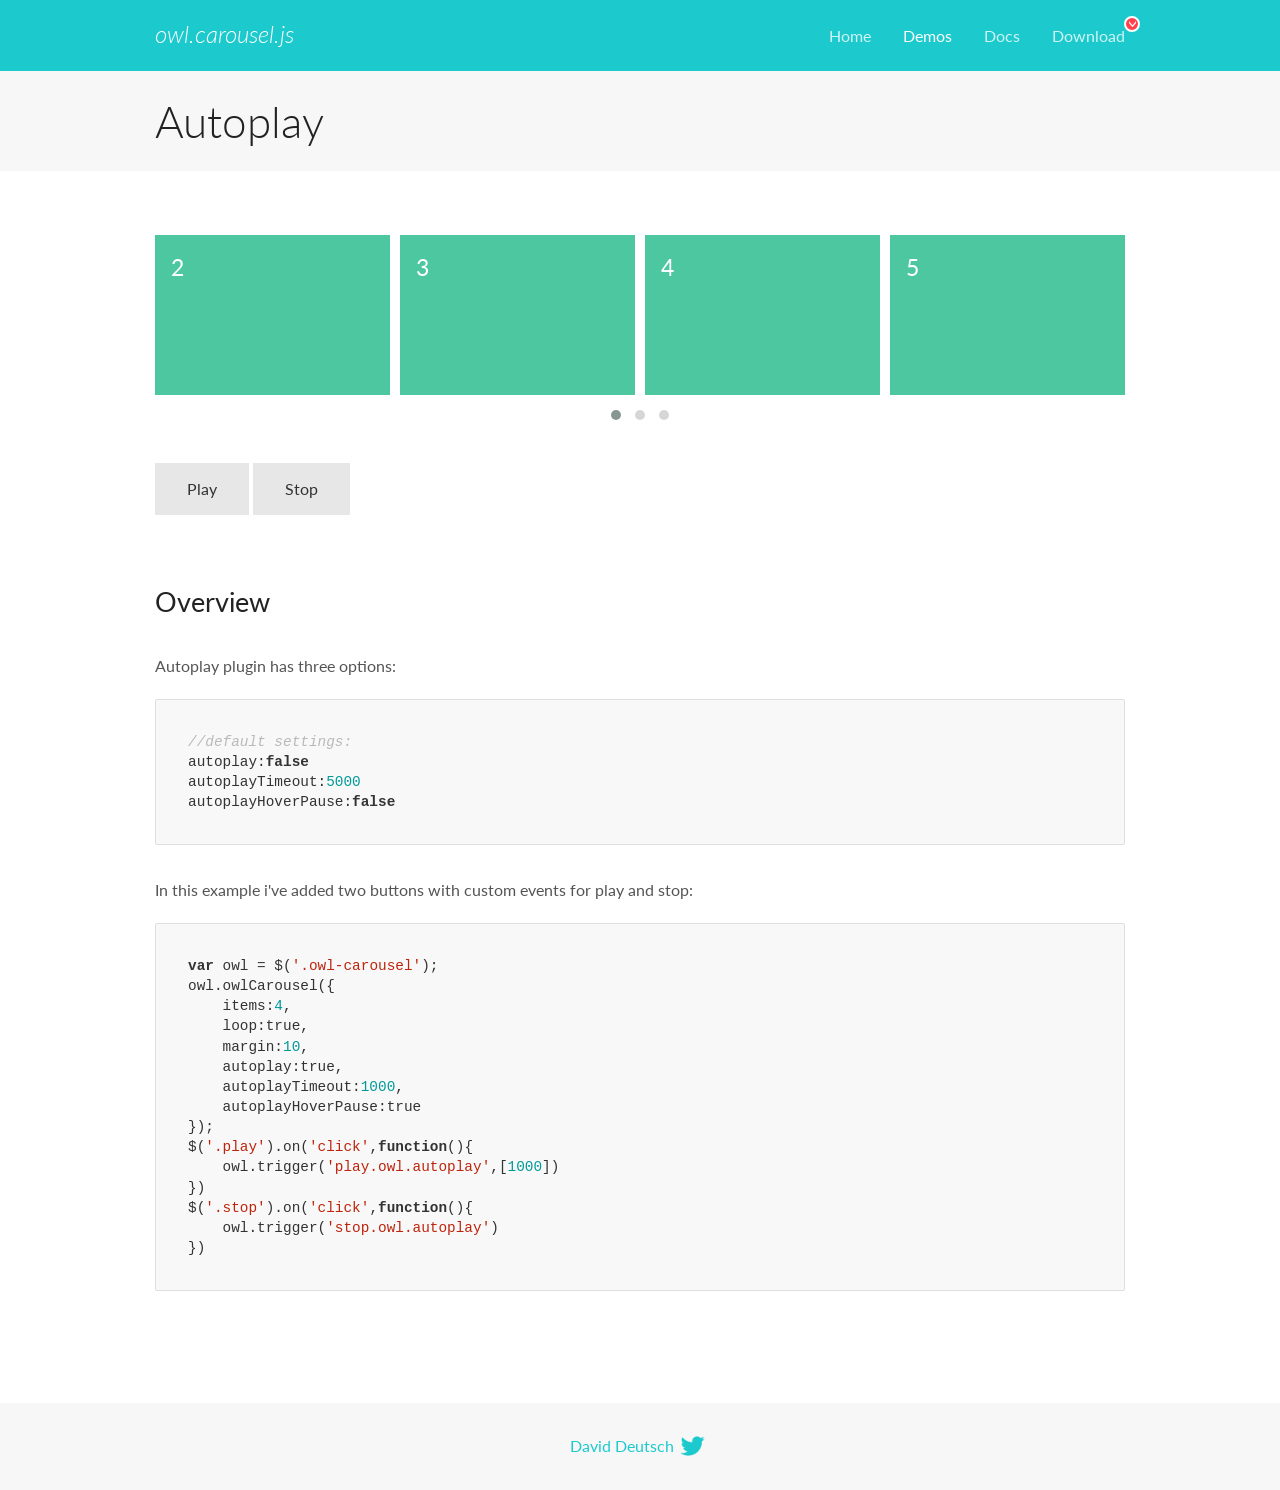
<file: OwlCarousel2-2.2.1/docs/demos/autoplay.html>
<!DOCTYPE html>
<html lang="en">
  <head>

    <!-- head -->
    <meta charset="utf-8">
    <meta name="msapplication-tap-highlight" content="no" />
    <meta name="viewport" content="width=device-width, initial-scale=1.0" />
    <meta name="description" content="Autoplay usage demo">
    <meta name="author" content="David Deutsch">
    <title>
      Autoplay Demo | Owl Carousel | 2.2.1
    </title>

    <!-- Stylesheets -->
    <link href='https://fonts.googleapis.com/css?family=Lato:300,400,700,400italic,300italic' rel='stylesheet' type='text/css'>
    <link rel="stylesheet" href="../assets/css/docs.theme.min.css">

    <!-- Owl Stylesheets -->
    <link rel="stylesheet" href="../assets/owlcarousel/assets/owl.carousel.min.css">
    <link rel="stylesheet" href="../assets/owlcarousel/assets/owl.theme.default.min.css">

    <!-- HTML5 shim and Respond.js IE8 support of HTML5 elements and media queries -->

    <!--[if lt IE 9]>
      <script src="https://oss.maxcdn.com/libs/html5shiv/3.7.0/html5shiv.js"></script>
      <script src="https://oss.maxcdn.com/libs/respond.js/1.3.0/respond.min.js"></script>
    <![endif]-->

    <!-- Favicons -->
    <link rel="apple-touch-icon-precomposed" sizes="144x144" href="../assets/ico/apple-touch-icon-144-precomposed.png">
    <link rel="shortcut icon" href="../assets/ico/favicon.png">
    <link rel="shortcut icon" href="favicon.ico">

    <!-- Yeah i know js should not be in header. Its required for demos.-->

    <!-- javascript -->
    <script src="../assets/vendors/jquery.min.js"></script>
    <script src="../assets/owlcarousel/owl.carousel.js"></script>
  </head>
  <body>

    <!-- header -->
    <header class="header">
      <div class="row">
        <div class="large-12 columns">
          <div class="brand left">
            <h3>
              <a href="/OwlCarousel2/">owl.carousel.js</a> 
            </h3>
          </div>
          <a id="toggle-nav" class="right">
            <span></span> <span></span> <span></span> 
          </a> 
          <div class="nav-bar">
            <ul class="clearfix">
              <li> <a href="/OwlCarousel2/index.html">Home</a>  </li>
              <li class="active">
                <a href="/OwlCarousel2/demos/demos.html">Demos</a> 
              </li>
              <li> <a href="/OwlCarousel2/docs/started-welcome.html">Docs</a>  </li>
              <li>
                <a href="https://github.com/OwlCarousel2/OwlCarousel2/archive/2.2.1.zip">Download</a> 
                <span class="download"></span> 
              </li>
            </ul>
          </div>
        </div>
      </div>
    </header>

    <!-- title -->
    <section class="title">
      <div class="row">
        <div class="large-12 columns">
          <h1>Autoplay</h1>
        </div>
      </div>
    </section>

    <!--  Demos -->
    <section id="demos">
      <div class="row">
        <div class="large-12 columns">
          <div class="owl-carousel owl-theme">
            <div class="item">
              <h4>1</h4>
            </div>
            <div class="item">
              <h4>2</h4>
            </div>
            <div class="item">
              <h4>3</h4>
            </div>
            <div class="item">
              <h4>4</h4>
            </div>
            <div class="item">
              <h4>5</h4>
            </div>
            <div class="item">
              <h4>6</h4>
            </div>
            <div class="item">
              <h4>7</h4>
            </div>
            <div class="item">
              <h4>8</h4>
            </div>
            <div class="item">
              <h4>9</h4>
            </div>
            <div class="item">
              <h4>10</h4>
            </div>
            <div class="item">
              <h4>11</h4>
            </div>
            <div class="item">
              <h4>12</h4>
            </div>
          </div>
          <a class="button secondary play">Play</a> 
          <a class="button secondary stop">Stop</a> 
          <h3 id="overview">Overview</h3>
          <p>Autoplay plugin has three options:</p>
          <pre><code>//default settings:
autoplay:false
autoplayTimeout:5000
autoplayHoverPause:false</code></pre>
          <p>In this example i&#39;ve added two buttons with custom events for play and stop:</p>
          <pre><code>var owl = $(&#39;.owl-carousel&#39;);
owl.owlCarousel({
    items:4,
    loop:true,
    margin:10,
    autoplay:true,
    autoplayTimeout:1000,
    autoplayHoverPause:true
});
$(&#39;.play&#39;).on(&#39;click&#39;,function(){
    owl.trigger(&#39;play.owl.autoplay&#39;,[1000])
})
$(&#39;.stop&#39;).on(&#39;click&#39;,function(){
    owl.trigger(&#39;stop.owl.autoplay&#39;)
})</code></pre>
          <script>
            $(document).ready(function() {
              var owl = $('.owl-carousel');
              owl.owlCarousel({
                items: 4,
                loop: true,
                margin: 10,
                autoplay: true,
                autoplayTimeout: 1000,
                autoplayHoverPause: true
              });
              $('.play').on('click', function() {
                owl.trigger('play.owl.autoplay', [1000])
              })
              $('.stop').on('click', function() {
                owl.trigger('stop.owl.autoplay')
              })
            })
          </script>
        </div>
      </div>
    </section>

    <!-- footer -->
    <footer class="footer">
      <div class="row">
        <div class="large-12 columns">
          <h5>
            <a href="/OwlCarousel2/docs/support-contact.html">David Deutsch</a> 
            <a id="custom-tweet-button" href="https://twitter.com/share?url=https://github.com/OwlCarousel2/OwlCarousel2&text=Owl Carousel - This is so awesome! " target="_blank"></a> 
          </h5>
        </div>
      </div>
    </footer>

    <!-- vendors -->
    <script src="../assets/vendors/highlight.js"></script>
    <script src="../assets/js/app.js"></script>
  </body>
</html>
</file>
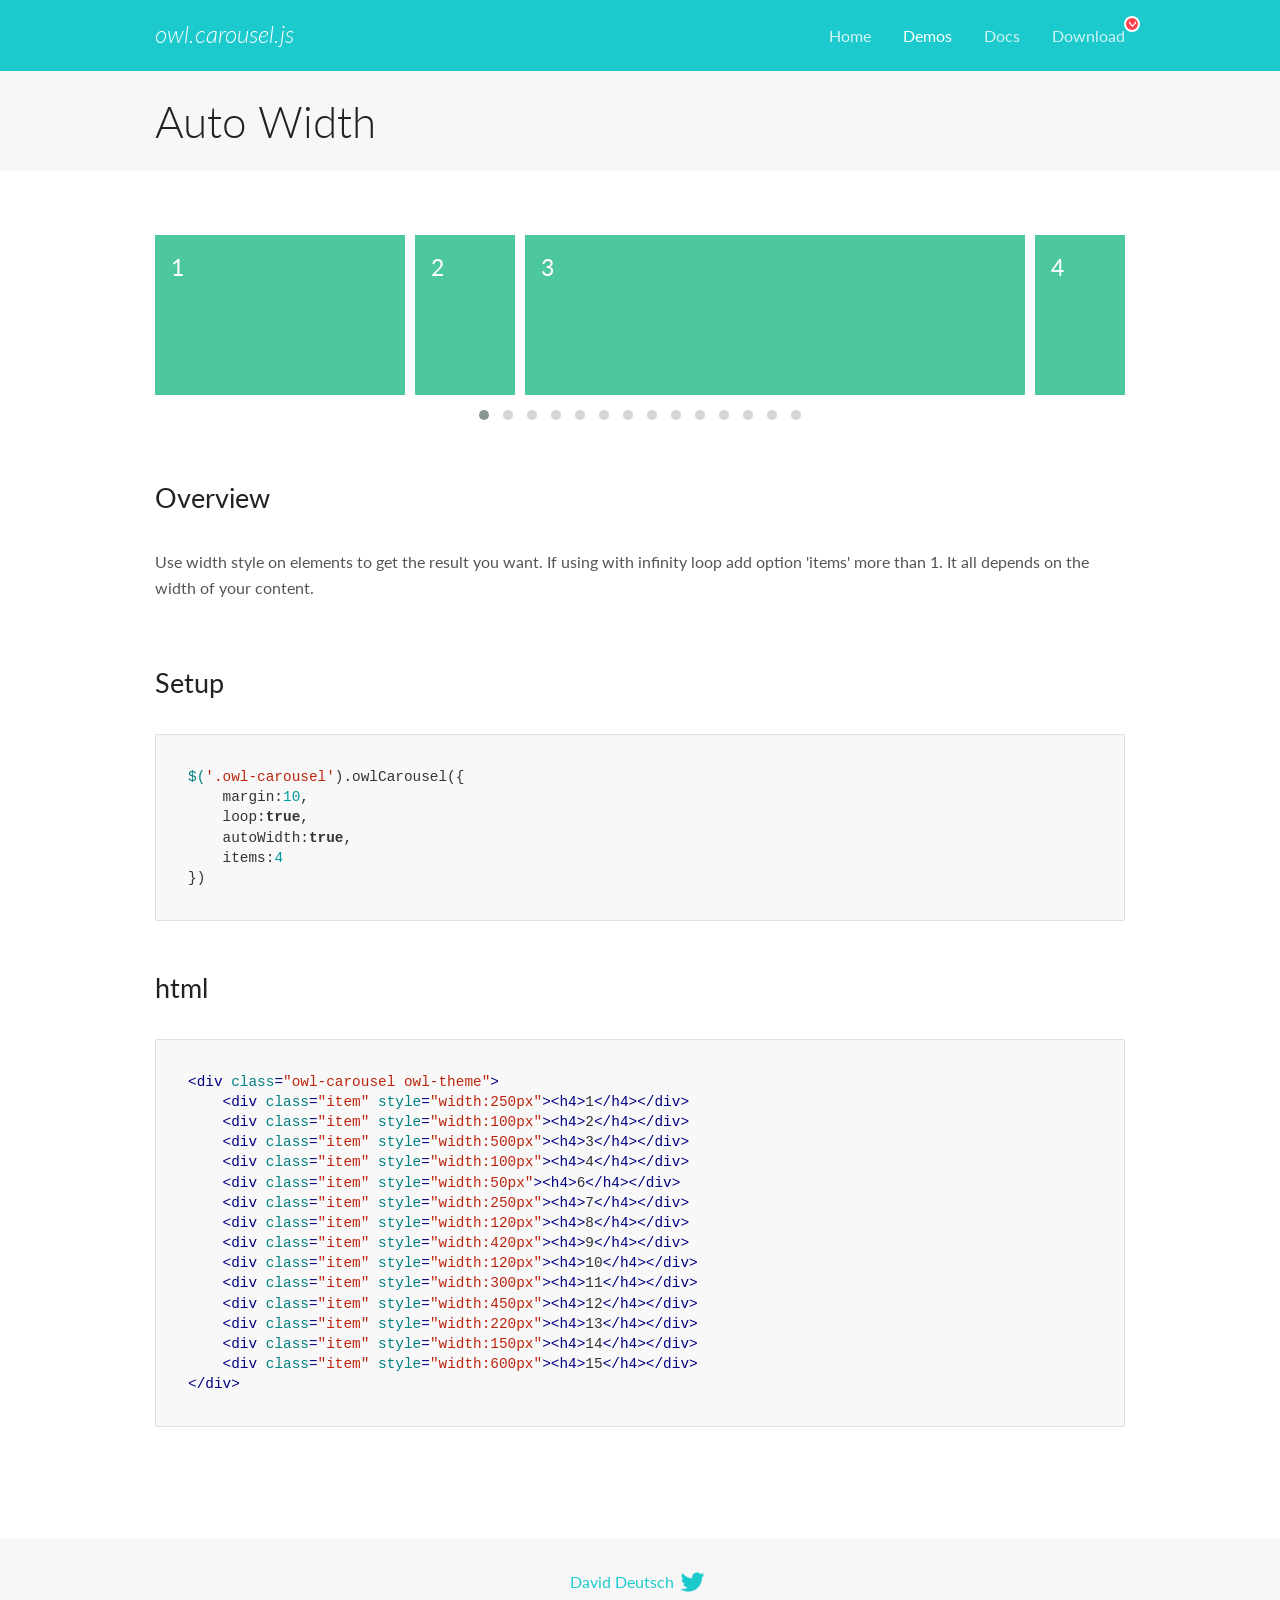
<file: OwlCarousel2-2.2.1/docs/demos/autowidth.html>
<!DOCTYPE html>
<html lang="en">
  <head>

    <!-- head -->
    <meta charset="utf-8">
    <meta name="msapplication-tap-highlight" content="no" />
    <meta name="viewport" content="width=device-width, initial-scale=1.0" />
    <meta name="description" content="Auto Width">
    <meta name="author" content="David Deutsch">
    <title>
      Auto Width Demo | Owl Carousel | 2.2.1
    </title>

    <!-- Stylesheets -->
    <link href='https://fonts.googleapis.com/css?family=Lato:300,400,700,400italic,300italic' rel='stylesheet' type='text/css'>
    <link rel="stylesheet" href="../assets/css/docs.theme.min.css">

    <!-- Owl Stylesheets -->
    <link rel="stylesheet" href="../assets/owlcarousel/assets/owl.carousel.min.css">
    <link rel="stylesheet" href="../assets/owlcarousel/assets/owl.theme.default.min.css">

    <!-- HTML5 shim and Respond.js IE8 support of HTML5 elements and media queries -->

    <!--[if lt IE 9]>
      <script src="https://oss.maxcdn.com/libs/html5shiv/3.7.0/html5shiv.js"></script>
      <script src="https://oss.maxcdn.com/libs/respond.js/1.3.0/respond.min.js"></script>
    <![endif]-->

    <!-- Favicons -->
    <link rel="apple-touch-icon-precomposed" sizes="144x144" href="../assets/ico/apple-touch-icon-144-precomposed.png">
    <link rel="shortcut icon" href="../assets/ico/favicon.png">
    <link rel="shortcut icon" href="favicon.ico">

    <!-- Yeah i know js should not be in header. Its required for demos.-->

    <!-- javascript -->
    <script src="../assets/vendors/jquery.min.js"></script>
    <script src="../assets/owlcarousel/owl.carousel.js"></script>
  </head>
  <body>

    <!-- header -->
    <header class="header">
      <div class="row">
        <div class="large-12 columns">
          <div class="brand left">
            <h3>
              <a href="/OwlCarousel2/">owl.carousel.js</a> 
            </h3>
          </div>
          <a id="toggle-nav" class="right">
            <span></span> <span></span> <span></span> 
          </a> 
          <div class="nav-bar">
            <ul class="clearfix">
              <li> <a href="/OwlCarousel2/index.html">Home</a>  </li>
              <li class="active">
                <a href="/OwlCarousel2/demos/demos.html">Demos</a> 
              </li>
              <li> <a href="/OwlCarousel2/docs/started-welcome.html">Docs</a>  </li>
              <li>
                <a href="https://github.com/OwlCarousel2/OwlCarousel2/archive/2.2.1.zip">Download</a> 
                <span class="download"></span> 
              </li>
            </ul>
          </div>
        </div>
      </div>
    </header>

    <!-- title -->
    <section class="title">
      <div class="row">
        <div class="large-12 columns">
          <h1>Auto Width</h1>
        </div>
      </div>
    </section>

    <!--  Demos -->
    <section id="demos">
      <div class="row">
        <div class="large-12 columns">
          <div class="owl-carousel owl-theme">
            <div class="item" style="width:250px">
              <h4>1</h4>
            </div>
            <div class="item" style="width:100px">
              <h4>2</h4>
            </div>
            <div class="item" style="width:500px">
              <h4>3</h4>
            </div>
            <div class="item" style="width:100px">
              <h4>4</h4>
            </div>
            <div class="item" style="width:50px">
              <h4>6</h4>
            </div>
            <div class="item" style="width:250px">
              <h4>7</h4>
            </div>
            <div class="item" style="width:120px">
              <h4>8</h4>
            </div>
            <div class="item" style="width:420px">
              <h4>9</h4>
            </div>
            <div class="item" style="width:120px">
              <h4>10</h4>
            </div>
            <div class="item" style="width:300px">
              <h4>11</h4>
            </div>
            <div class="item" style="width:450px">
              <h4>12</h4>
            </div>
            <div class="item" style="width:220px">
              <h4>13</h4>
            </div>
            <div class="item" style="width:150px">
              <h4>14</h4>
            </div>
            <div class="item" style="width:600px">
              <h4>15</h4>
            </div>
          </div>
          <h3 id="overview">Overview</h3>
          <p>Use width style on elements to get the result you want. If using with infinity loop add option &#39;items&#39; more than 1. It all depends on the width of your content.</p>
          <h3 id="setup">Setup</h3>
          <pre><code>$(&#39;.owl-carousel&#39;).owlCarousel({
    margin:10,
    loop:true,
    autoWidth:true,
    items:4
})</code></pre>
          <h3 id="html">html</h3>
          <pre><code>&lt;div class=&quot;owl-carousel owl-theme&quot;&gt;
    &lt;div class=&quot;item&quot; style=&quot;width:250px&quot;&gt;&lt;h4&gt;1&lt;/h4&gt;&lt;/div&gt;
    &lt;div class=&quot;item&quot; style=&quot;width:100px&quot;&gt;&lt;h4&gt;2&lt;/h4&gt;&lt;/div&gt;
    &lt;div class=&quot;item&quot; style=&quot;width:500px&quot;&gt;&lt;h4&gt;3&lt;/h4&gt;&lt;/div&gt;
    &lt;div class=&quot;item&quot; style=&quot;width:100px&quot;&gt;&lt;h4&gt;4&lt;/h4&gt;&lt;/div&gt;
    &lt;div class=&quot;item&quot; style=&quot;width:50px&quot;&gt;&lt;h4&gt;6&lt;/h4&gt;&lt;/div&gt;
    &lt;div class=&quot;item&quot; style=&quot;width:250px&quot;&gt;&lt;h4&gt;7&lt;/h4&gt;&lt;/div&gt;
    &lt;div class=&quot;item&quot; style=&quot;width:120px&quot;&gt;&lt;h4&gt;8&lt;/h4&gt;&lt;/div&gt;
    &lt;div class=&quot;item&quot; style=&quot;width:420px&quot;&gt;&lt;h4&gt;9&lt;/h4&gt;&lt;/div&gt;
    &lt;div class=&quot;item&quot; style=&quot;width:120px&quot;&gt;&lt;h4&gt;10&lt;/h4&gt;&lt;/div&gt;
    &lt;div class=&quot;item&quot; style=&quot;width:300px&quot;&gt;&lt;h4&gt;11&lt;/h4&gt;&lt;/div&gt;
    &lt;div class=&quot;item&quot; style=&quot;width:450px&quot;&gt;&lt;h4&gt;12&lt;/h4&gt;&lt;/div&gt;
    &lt;div class=&quot;item&quot; style=&quot;width:220px&quot;&gt;&lt;h4&gt;13&lt;/h4&gt;&lt;/div&gt;
    &lt;div class=&quot;item&quot; style=&quot;width:150px&quot;&gt;&lt;h4&gt;14&lt;/h4&gt;&lt;/div&gt;
    &lt;div class=&quot;item&quot; style=&quot;width:600px&quot;&gt;&lt;h4&gt;15&lt;/h4&gt;&lt;/div&gt;
&lt;/div&gt;</code></pre>
          <script>
            $(document).ready(function() {
              $('.owl-carousel').owlCarousel({
                margin: 10,
                loop: true,
                autoWidth: true,
                items: 4
              })
            })
          </script>
        </div>
      </div>
    </section>

    <!-- footer -->
    <footer class="footer">
      <div class="row">
        <div class="large-12 columns">
          <h5>
            <a href="/OwlCarousel2/docs/support-contact.html">David Deutsch</a> 
            <a id="custom-tweet-button" href="https://twitter.com/share?url=https://github.com/OwlCarousel2/OwlCarousel2&text=Owl Carousel - This is so awesome! " target="_blank"></a> 
          </h5>
        </div>
      </div>
    </footer>

    <!-- vendors -->
    <script src="../assets/vendors/highlight.js"></script>
    <script src="../assets/js/app.js"></script>
  </body>
</html>
</file>
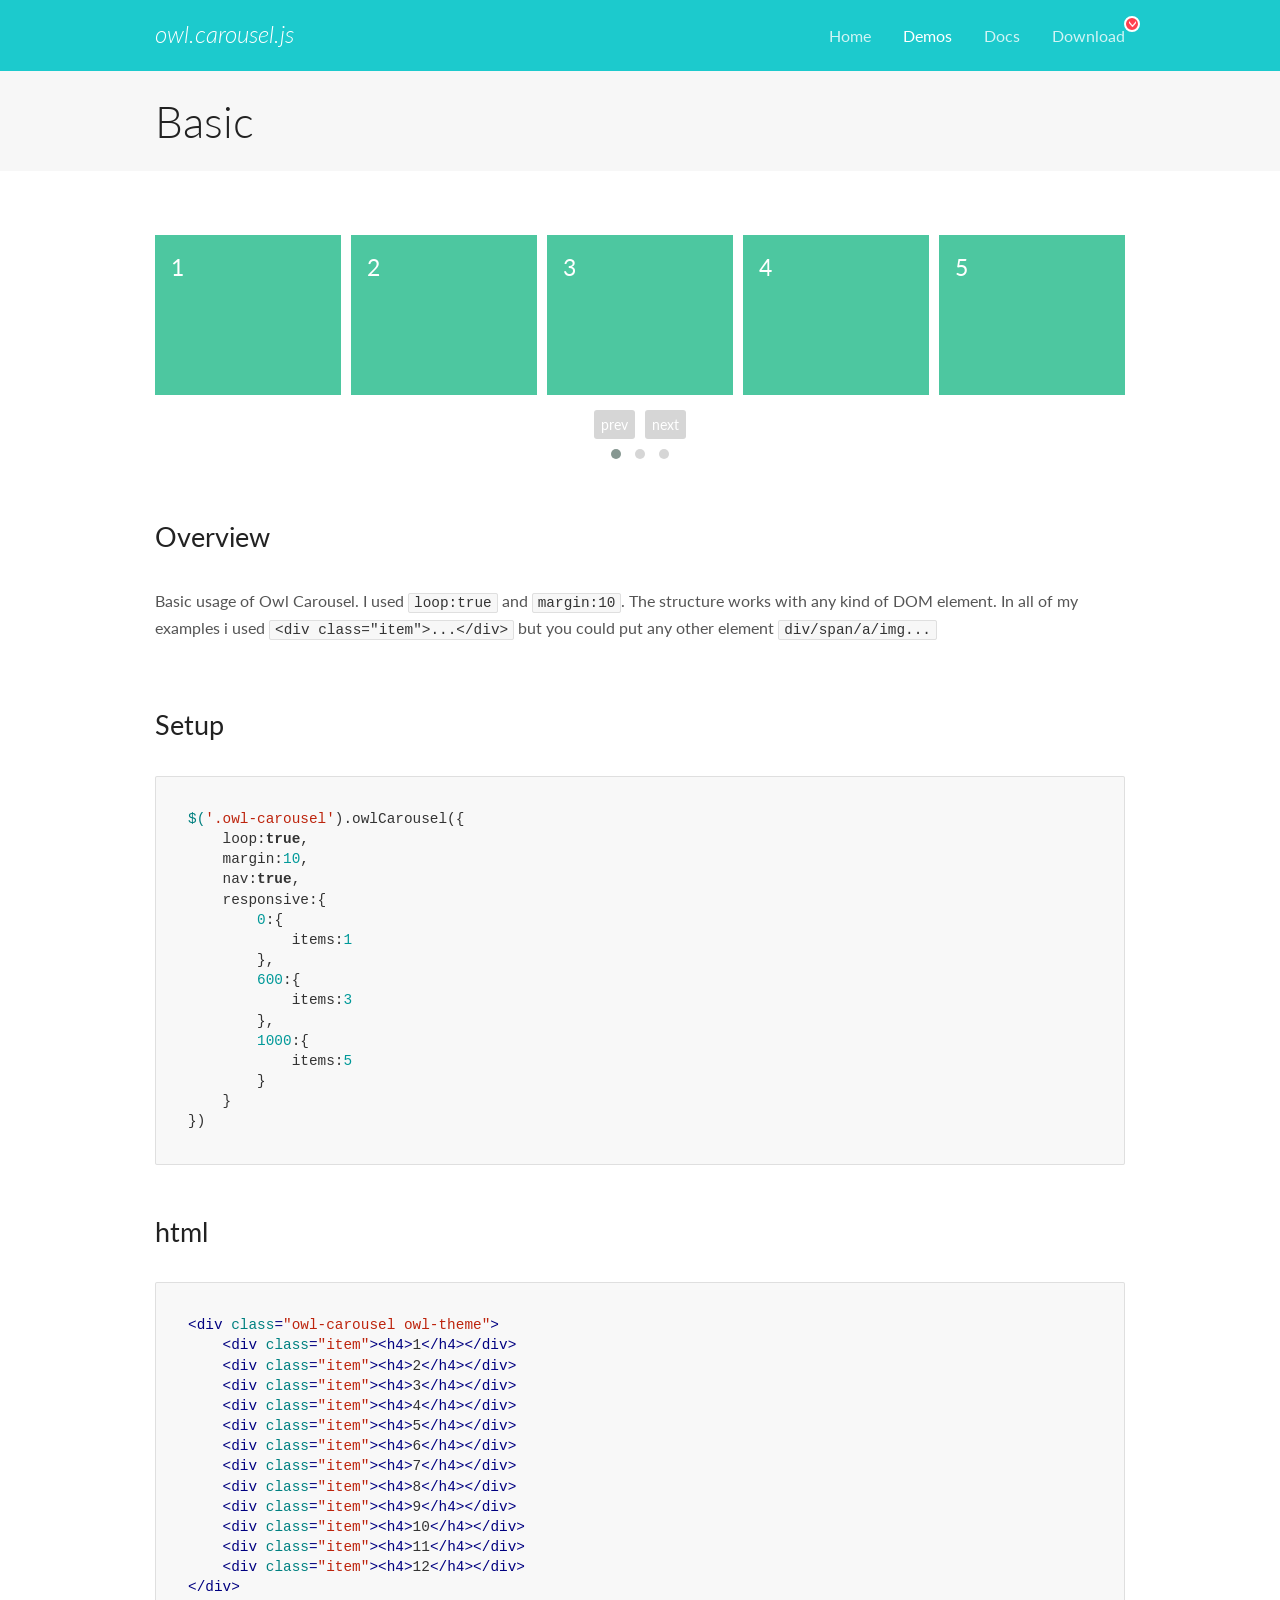
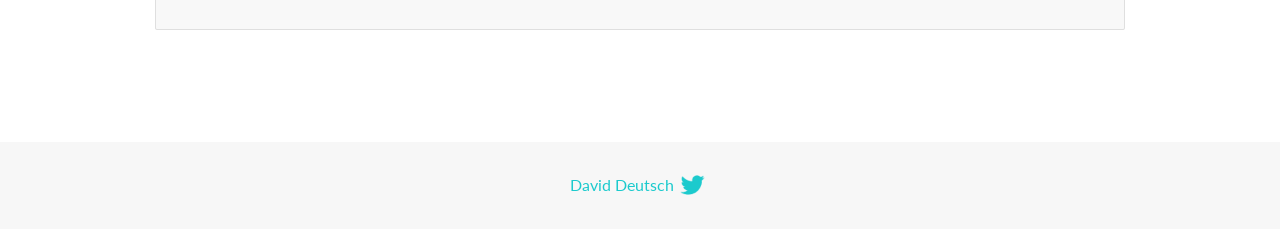
<file: OwlCarousel2-2.2.1/docs/demos/basic.html>
<!DOCTYPE html>
<html lang="en">
  <head>

    <!-- head -->
    <meta charset="utf-8">
    <meta name="msapplication-tap-highlight" content="no" />
    <meta name="viewport" content="width=device-width, initial-scale=1.0" />
    <meta name="description" content="Basic usage demo">
    <meta name="author" content="David Deutsch">
    <title>
      Basic Demo | Owl Carousel | 2.2.1
    </title>

    <!-- Stylesheets -->
    <link href='https://fonts.googleapis.com/css?family=Lato:300,400,700,400italic,300italic' rel='stylesheet' type='text/css'>
    <link rel="stylesheet" href="../assets/css/docs.theme.min.css">

    <!-- Owl Stylesheets -->
    <link rel="stylesheet" href="../assets/owlcarousel/assets/owl.carousel.min.css">
    <link rel="stylesheet" href="../assets/owlcarousel/assets/owl.theme.default.min.css">

    <!-- HTML5 shim and Respond.js IE8 support of HTML5 elements and media queries -->

    <!--[if lt IE 9]>
      <script src="https://oss.maxcdn.com/libs/html5shiv/3.7.0/html5shiv.js"></script>
      <script src="https://oss.maxcdn.com/libs/respond.js/1.3.0/respond.min.js"></script>
    <![endif]-->

    <!-- Favicons -->
    <link rel="apple-touch-icon-precomposed" sizes="144x144" href="../assets/ico/apple-touch-icon-144-precomposed.png">
    <link rel="shortcut icon" href="../assets/ico/favicon.png">
    <link rel="shortcut icon" href="favicon.ico">

    <!-- Yeah i know js should not be in header. Its required for demos.-->

    <!-- javascript -->
    <script src="../assets/vendors/jquery.min.js"></script>
    <script src="../assets/owlcarousel/owl.carousel.js"></script>
  </head>
  <body>

    <!-- header -->
    <header class="header">
      <div class="row">
        <div class="large-12 columns">
          <div class="brand left">
            <h3>
              <a href="/OwlCarousel2/">owl.carousel.js</a> 
            </h3>
          </div>
          <a id="toggle-nav" class="right">
            <span></span> <span></span> <span></span> 
          </a> 
          <div class="nav-bar">
            <ul class="clearfix">
              <li> <a href="/OwlCarousel2/index.html">Home</a>  </li>
              <li class="active">
                <a href="/OwlCarousel2/demos/demos.html">Demos</a> 
              </li>
              <li> <a href="/OwlCarousel2/docs/started-welcome.html">Docs</a>  </li>
              <li>
                <a href="https://github.com/OwlCarousel2/OwlCarousel2/archive/2.2.1.zip">Download</a> 
                <span class="download"></span> 
              </li>
            </ul>
          </div>
        </div>
      </div>
    </header>

    <!-- title -->
    <section class="title">
      <div class="row">
        <div class="large-12 columns">
          <h1>Basic</h1>
        </div>
      </div>
    </section>

    <!--  Demos -->
    <section id="demos">
      <div class="row">
        <div class="large-12 columns">
          <div class="owl-carousel owl-theme">
            <div class="item">
              <h4>1</h4>
            </div>
            <div class="item">
              <h4>2</h4>
            </div>
            <div class="item">
              <h4>3</h4>
            </div>
            <div class="item">
              <h4>4</h4>
            </div>
            <div class="item">
              <h4>5</h4>
            </div>
            <div class="item">
              <h4>6</h4>
            </div>
            <div class="item">
              <h4>7</h4>
            </div>
            <div class="item">
              <h4>8</h4>
            </div>
            <div class="item">
              <h4>9</h4>
            </div>
            <div class="item">
              <h4>10</h4>
            </div>
            <div class="item">
              <h4>11</h4>
            </div>
            <div class="item">
              <h4>12</h4>
            </div>
          </div>
          <h3 id="overview">Overview</h3>
          <p>Basic usage of Owl Carousel. I used <code>loop:true</code> and <code>margin:10</code>. The structure works with any kind of DOM element. In all of my examples i used <code>&lt;div class=&quot;item&quot;&gt;...&lt;/div&gt;</code> but you could
            put any other element <code>div/span/a/img...</code></p>
          <h3 id="setup">Setup</h3>
          <pre><code>$(&#39;.owl-carousel&#39;).owlCarousel({
    loop:true,
    margin:10,
    nav:true,
    responsive:{
        0:{
            items:1
        },
        600:{
            items:3
        },
        1000:{
            items:5
        }
    }
})</code></pre>
          <h3 id="html">html</h3>
          <pre><code>&lt;div class=&quot;owl-carousel owl-theme&quot;&gt;
    &lt;div class=&quot;item&quot;&gt;&lt;h4&gt;1&lt;/h4&gt;&lt;/div&gt;
    &lt;div class=&quot;item&quot;&gt;&lt;h4&gt;2&lt;/h4&gt;&lt;/div&gt;
    &lt;div class=&quot;item&quot;&gt;&lt;h4&gt;3&lt;/h4&gt;&lt;/div&gt;
    &lt;div class=&quot;item&quot;&gt;&lt;h4&gt;4&lt;/h4&gt;&lt;/div&gt;
    &lt;div class=&quot;item&quot;&gt;&lt;h4&gt;5&lt;/h4&gt;&lt;/div&gt;
    &lt;div class=&quot;item&quot;&gt;&lt;h4&gt;6&lt;/h4&gt;&lt;/div&gt;
    &lt;div class=&quot;item&quot;&gt;&lt;h4&gt;7&lt;/h4&gt;&lt;/div&gt;
    &lt;div class=&quot;item&quot;&gt;&lt;h4&gt;8&lt;/h4&gt;&lt;/div&gt;
    &lt;div class=&quot;item&quot;&gt;&lt;h4&gt;9&lt;/h4&gt;&lt;/div&gt;
    &lt;div class=&quot;item&quot;&gt;&lt;h4&gt;10&lt;/h4&gt;&lt;/div&gt;
    &lt;div class=&quot;item&quot;&gt;&lt;h4&gt;11&lt;/h4&gt;&lt;/div&gt;
    &lt;div class=&quot;item&quot;&gt;&lt;h4&gt;12&lt;/h4&gt;&lt;/div&gt;
&lt;/div&gt;</code></pre>
          <script>
            $(document).ready(function() {
              var owl = $('.owl-carousel');
              owl.owlCarousel({
                margin: 10,
                nav: true,
                loop: true,
                responsive: {
                  0: {
                    items: 1
                  },
                  600: {
                    items: 3
                  },
                  1000: {
                    items: 5
                  }
                }
              })
            })
          </script>
        </div>
      </div>
    </section>

    <!-- footer -->
    <footer class="footer">
      <div class="row">
        <div class="large-12 columns">
          <h5>
            <a href="/OwlCarousel2/docs/support-contact.html">David Deutsch</a> 
            <a id="custom-tweet-button" href="https://twitter.com/share?url=https://github.com/OwlCarousel2/OwlCarousel2&text=Owl Carousel - This is so awesome! " target="_blank"></a> 
          </h5>
        </div>
      </div>
    </footer>

    <!-- vendors -->
    <script src="../assets/vendors/highlight.js"></script>
    <script src="../assets/js/app.js"></script>
  </body>
</html>
</file>
<file: pluginOwl/examples/_shared/css/style.css>
@import '//fonts.googleapis.com/css?family=Lato:400,400italic|Arvo:700,400,400italic';

body {
    background: #F0EFE7;
    margin: 0;
    padding: 0;
    font: 15px/1.5 'Lato', 'Helvetica Neue', Helvetica, Arial, sans-serif;
    color: #4E443C;
    text-shadow: 0 1px 0 rgba(255, 255, 255, 0.75);
}

h1, h2, h3, h4, h5, h6 {
  font-family: 'Arvo', 'Helvetica Neue', Helvetica, Arial, sans-serif;
  text-align: center;
  font-weight: normal;
  text-rendering: optimizelegibility;
}

h1 {
    color: #4E443C;
    font-size: 36px;
    font-weight: bold;
}

h2, h2 a {
    color: #F14E32;
}

h3, h3 a {
  color: #0388A6;
}

a {
  color: #0388A6;
}

pre {
  border:1px solid #000;
  overflow-x:auto;
  background: #222;
  color: #fff;
  text-shadow: none;
}

.wrapper {
    max-width: 620px;
    padding: 0 20px 40px 20px;
    margin: auto;
}
</file>
<file: pluginOwl/examples/ajax/jcarousel.ajax.css>
.jcarousel-wrapper {
    margin: 20px auto;
    position: relative;
    border: 10px solid #fff;
    -webkit-border-radius: 5px;
    -moz-border-radius: 5px;
    border-radius: 5px;
    -webkit-box-shadow: 0 0 2px #999;
    -moz-box-shadow: 0 0 2px #999;
    box-shadow: 0 0 2px #999;
}

/** Carousel **/

.jcarousel {
    position: relative;
    overflow: hidden;
    /*
    (4 * width: 150px) + (3 * margin-right: 1px) = 603px
    */
    width: 603px;
    height: 100px;
}

.jcarousel ul {
    width: 20000em;
    position: relative;
    list-style: none;
    margin: 0;
    padding: 0;
}

.jcarousel li {
    float: left;
    width: 150px;
    height: 100px;
    margin-right: 1px;
}

.jcarousel img {
    max-height: 100px;
}

.jcarousel .loading {
    text-align: center;
    line-height: 90px; /* Fake vertical aligning */
}

/** Carousel Controls **/

.jcarousel-control-prev,
.jcarousel-control-next {
    position: absolute;
    top: 35px;
    width: 30px;
    height: 30px;
    text-align: center;
    background: #4E443C;
    color: #fff;
    text-decoration: none;
    text-shadow: 0 0 1px #000;
    font: 24px/27px Arial, sans-serif;
    -webkit-border-radius: 30px;
    -moz-border-radius: 30px;
    border-radius: 30px;
    -webkit-box-shadow: 0 0 2px #999;
    -moz-box-shadow: 0 0 2px #999;
    box-shadow: 0 0 2px #999;
}

.jcarousel-control-prev {
    left: -50px;
}

.jcarousel-control-next {
    right: -50px;
}

.jcarousel-control-prev:hover span,
.jcarousel-control-next:hover span {
    display: block;
}

.jcarousel-control-prev.inactive,
.jcarousel-control-next.inactive {
    opacity: .5;
    cursor: default;
}
</file>
<file: pluginOwl/examples/skeleton/jcarousel.skeleton.css>
/*
This is the visible area of you carousel.
Set a width here to define how much items are visible.
The width can be either fixed in px or flexible in %.
Position must be relative!
*/
.jcarousel {
    position: relative;
    overflow: hidden;
}

/*
This is the container of the carousel items.
You must ensure that the position is relative or absolute and
that the width is big enough to contain all items.
*/
.jcarousel ul {
    width: 20000em;
    position: relative;

    /* Optional, required in this case since it's a <ul> element */
    list-style: none;
    margin: 0;
    padding: 0;
}

/*
These are the item elements. jCarousel works best, if the items
have a fixed width and height (but it's not required).
*/
.jcarousel li {
    /* Required only for block elements like <li>'s */
    float: left;
}
</file>
